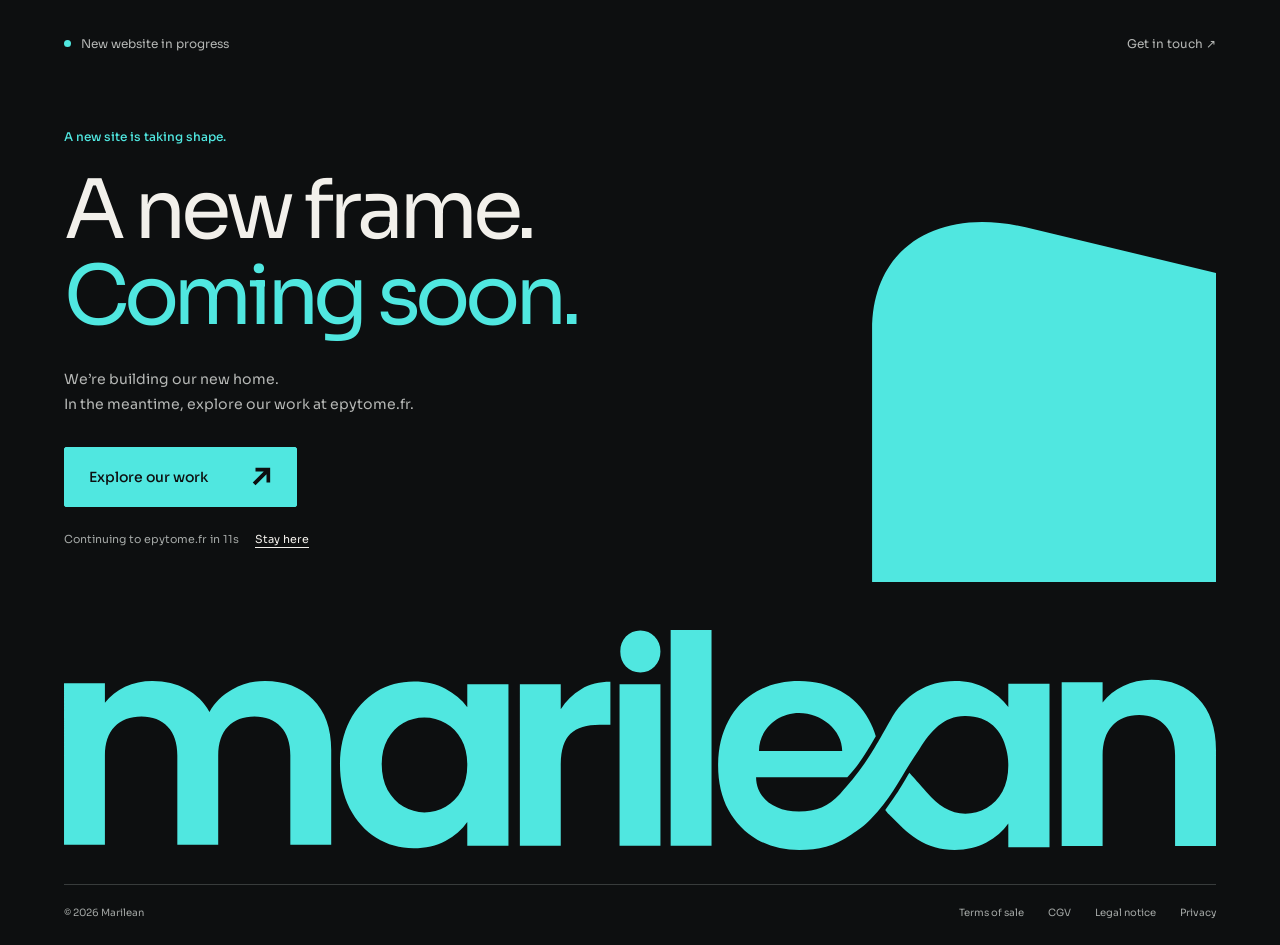
<file: index.html>
<!doctype html>
<html lang="en">
<head>
  <meta charset="utf-8">
  <meta name="viewport" content="width=device-width, initial-scale=1">
  <meta name="theme-color" content="#0D0F10">
  <title>Marilean | A new site is taking shape</title>
  <meta name="description" content="Our new website is taking shape. In the meantime, explore our work at epytome.fr.">
  <meta name="robots" content="noindex,follow">
  <link rel="canonical" href="https://marilean.fr/">
  <link rel="icon" href="/assets/favicon-noir.svg" type="image/svg+xml">
  <link rel="preload" href="/assets/Sora-Variable.ttf" as="font" type="font/ttf" crossorigin>
  <style>
    @font-face{font-family:Sora;src:url('/assets/Sora-Variable.ttf') format('truetype');font-weight:100 800;font-display:swap}
    :root{color-scheme:dark;--ink:#0D0F10;--mint:#50E7E0;--paper:#F2F0EB}
    *{box-sizing:border-box}html{background:var(--ink)}body{margin:0;color:var(--paper);font-family:Sora,Arial,sans-serif;-webkit-font-smoothing:antialiased}a{color:inherit}button{font:inherit}a:focus-visible,button:focus-visible{outline:2px solid var(--paper);outline-offset:7px}::selection{color:var(--ink);background:var(--mint)}
    .page{max-width:1920px;min-height:100svh;margin:auto;padding:36px 5vw 24px;display:flex;flex-direction:column;overflow:hidden}
    .top{display:flex;align-items:center;justify-content:space-between;gap:24px;font-size:12px;font-weight:400;color:#b5b7b5}.top a{text-decoration:none}.status{display:flex;align-items:center;gap:10px}.dot{width:7px;height:7px;border-radius:50%;background:var(--mint)}
    main{display:grid;grid-template-columns:1.45fr 1fr;gap:6vw;align-items:center;flex:1;padding:48px 0 48px}
    .eyebrow{margin:0 0 24px;color:var(--mint);font-size:12px;font-weight:500}
    h1{font-size:clamp(48px,6.4vw,108px);line-height:1.04;letter-spacing:-.065em;font-weight:400;margin:0 0 28px}h1 span{display:block;color:var(--mint)}
    .intro{font-size:clamp(14px,1.1vw,17px);line-height:1.8;color:#b5b7b5;max-width:430px;margin:0 0 30px}
    .cta{display:inline-flex;align-items:center;gap:42px;background:var(--mint);color:var(--ink);text-decoration:none;padding:18px 24px;font-size:14px;font-weight:500;border:1px solid var(--mint);border-radius:2px;transition:background .2s,color .2s}.cta svg{width:22px;height:22px;transition:transform .2s}.cta:hover{background:var(--paper);border-color:var(--paper)}.cta:hover svg{transform:translate(3px,-3px)}
    .redirect{display:flex;flex-wrap:wrap;align-items:center;gap:8px 16px;font-size:11px;color:#a3a7a5;margin-top:20px;min-height:24px}.redirect button{background:none;border:0;color:var(--paper);font-size:11px;cursor:pointer;text-underline-offset:4px;text-decoration:underline;padding:4px 0}.redirect[hidden]{display:none}
    .art{width:100%;aspect-ratio:1/1.1;overflow:hidden;align-self:stretch;display:flex;align-items:center}.art svg{width:100%;height:auto;overflow:visible}
    .signature{width:100%;height:auto;display:block;margin:0 0 34px}
    footer{border-top:1px solid #383c3c;padding-top:20px;display:flex;justify-content:space-between;align-items:center;gap:20px;font-size:10px;line-height:1.6;color:#a3a7a5}footer nav{display:flex;flex-wrap:wrap;gap:12px 24px}footer a{text-decoration:none}footer a:hover,.top a:hover{text-decoration:underline;text-underline-offset:4px}
    @keyframes arrive{from{opacity:0;transform:translate(60px,30px)}to{opacity:1;transform:translate(0,0)}}
    @media(min-width:1600px){main{padding-block:90px}.signature{margin-bottom:44px}}
    @media(max-width:700px){.page{padding:24px 6vw 20px}.top{font-size:10px;gap:16px}main{position:relative;display:block;padding:64px 0 52px}.copy{position:relative;z-index:1}h1{font-size:clamp(44px,10.5vw,70px);letter-spacing:-.06em}.intro{max-width:310px;font-size:13px}.eyebrow{font-size:11px;margin-bottom:20px}.art{display:none}.cta{padding:17px 21px;font-size:13px}.redirect{font-size:10px;gap:4px 12px}.redirect button{font-size:10px}.signature{margin:0 0 28px}footer{align-items:flex-start;flex-direction:column;gap:12px;font-size:9px}footer nav{gap:10px 20px}}
    @media(prefers-reduced-motion:reduce){*,*::before,*::after{animation:none!important;transition:none!important}}
  </style>
</head>
<body>
  <div class="page">
    <header class="top"><span class="status"><span class="dot" aria-hidden="true"></span>New website in progress</span><a href="mailto:contact@marilean.fr">Get in touch ↗</a></header>
    <main>
      <div class="copy">
        <p class="eyebrow">A new site is taking shape.</p>
        <h1>A new frame.<span>Coming soon.</span></h1>
        <p class="intro">We’re building our new home.<br>In the meantime, explore our work at epytome.fr.</p>
        <a class="cta" href="https://epytome.fr/">Explore our work<svg viewBox="0 0 24 24" fill="currentColor" aria-hidden="true"><path d="M3 18L15 6H6V2H22V18H18V9L6 21Z"/></svg></a>
        <div class="redirect" id="redirect" hidden><span id="countdown">Continuing to epytome.fr in 12s</span><button id="pause" type="button">Stay here</button></div>
        <noscript><p class="redirect">Visit epytome.fr using the link above.</p></noscript>
      </div>
      <div class="art" aria-hidden="true"><svg viewBox="0 0 600 650" fill="none"><path class="plane" d="M130 750V310C130 194 224 142 340 170L900 304V750Z" fill="#50E7E0"/></svg></div>
    </main>
    <img class="signature" src="/assets/wordmark-turquoise.svg" width="2153" height="412" alt="Marilean">
    <footer><span>© 2026 Marilean</span><nav aria-label="Legal"><a href="/gtc/">Terms of sale</a><a href="/cgv/" lang="fr">CGV</a><a href="/legal.html">Legal notice</a><a href="/privacy.html">Privacy</a></nav></footer>
  </div>
  <script>
    (() => {
      const panel = document.getElementById('redirect');
      const label = document.getElementById('countdown');
      const pause = document.getElementById('pause');
      let remaining = 12000;
      let paused = false;
      let previous = performance.now();
      panel.hidden = false;
      const timer = setInterval(() => {
        const now = performance.now();
        if (!document.hidden && !paused) remaining -= now - previous;
        previous = now;
        if (paused) return;
        label.textContent = `Continuing to epytome.fr in ${Math.max(0, Math.ceil(remaining / 1000))}s`;
        if (remaining <= 0) { clearInterval(timer); window.location.replace('https://epytome.fr/'); }
      }, 100);
      pause.addEventListener('click', () => {
        paused = true;
        clearInterval(timer);
        label.textContent = 'Automatic redirect paused.';
        pause.hidden = true;
      });
    })();
  </script>
</body>
</html>
</file>
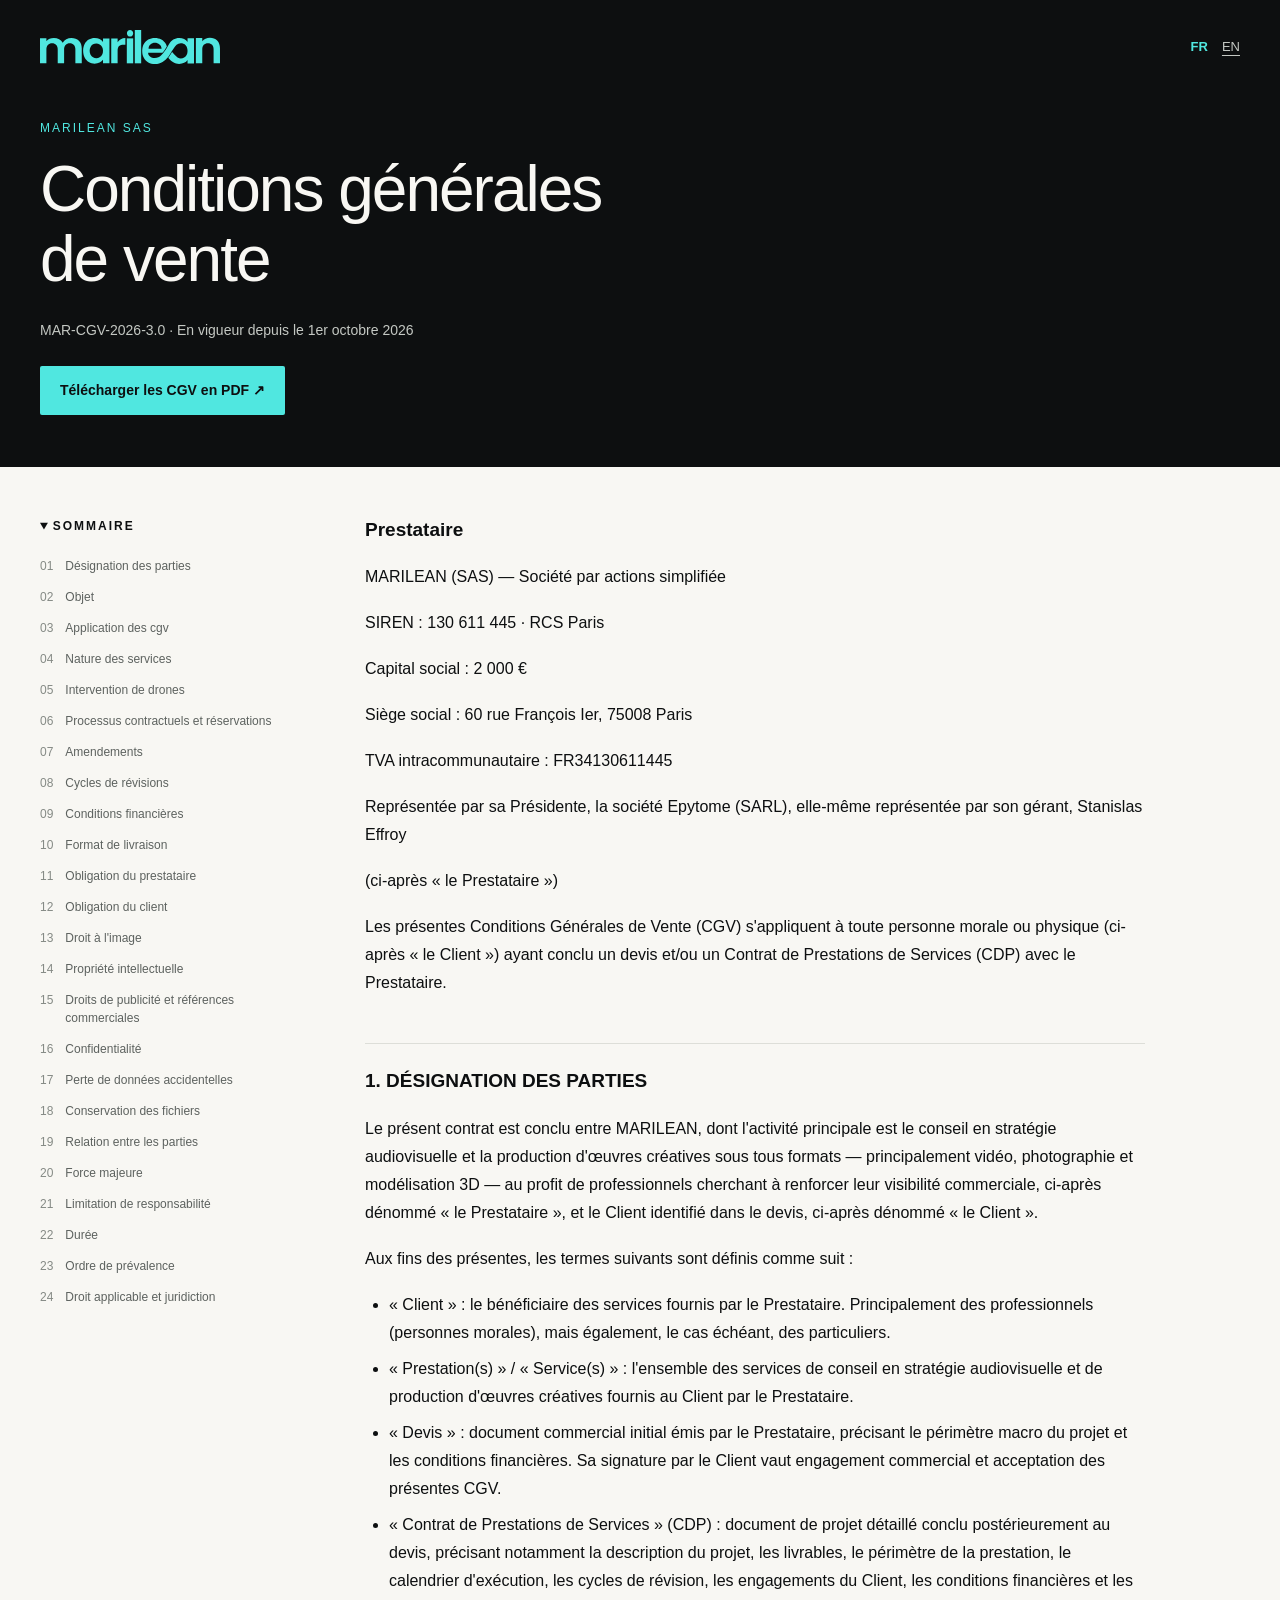
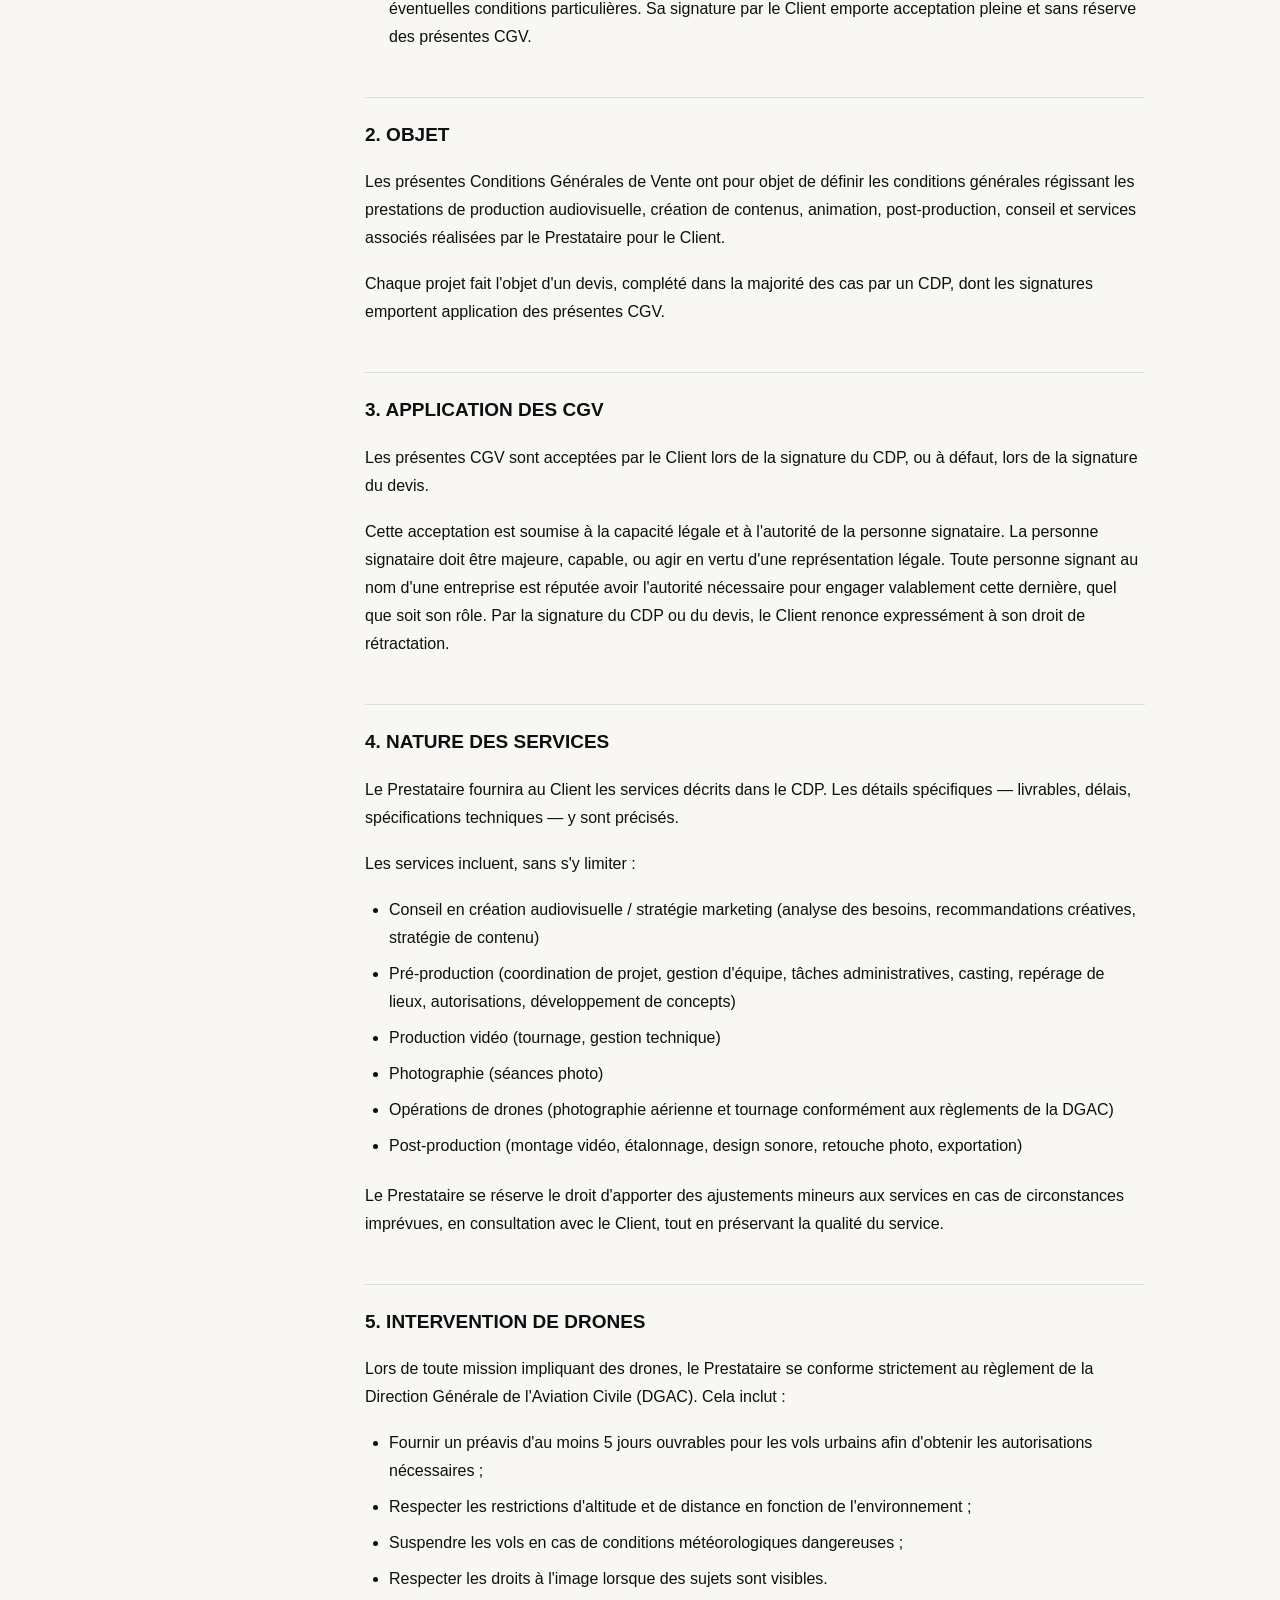
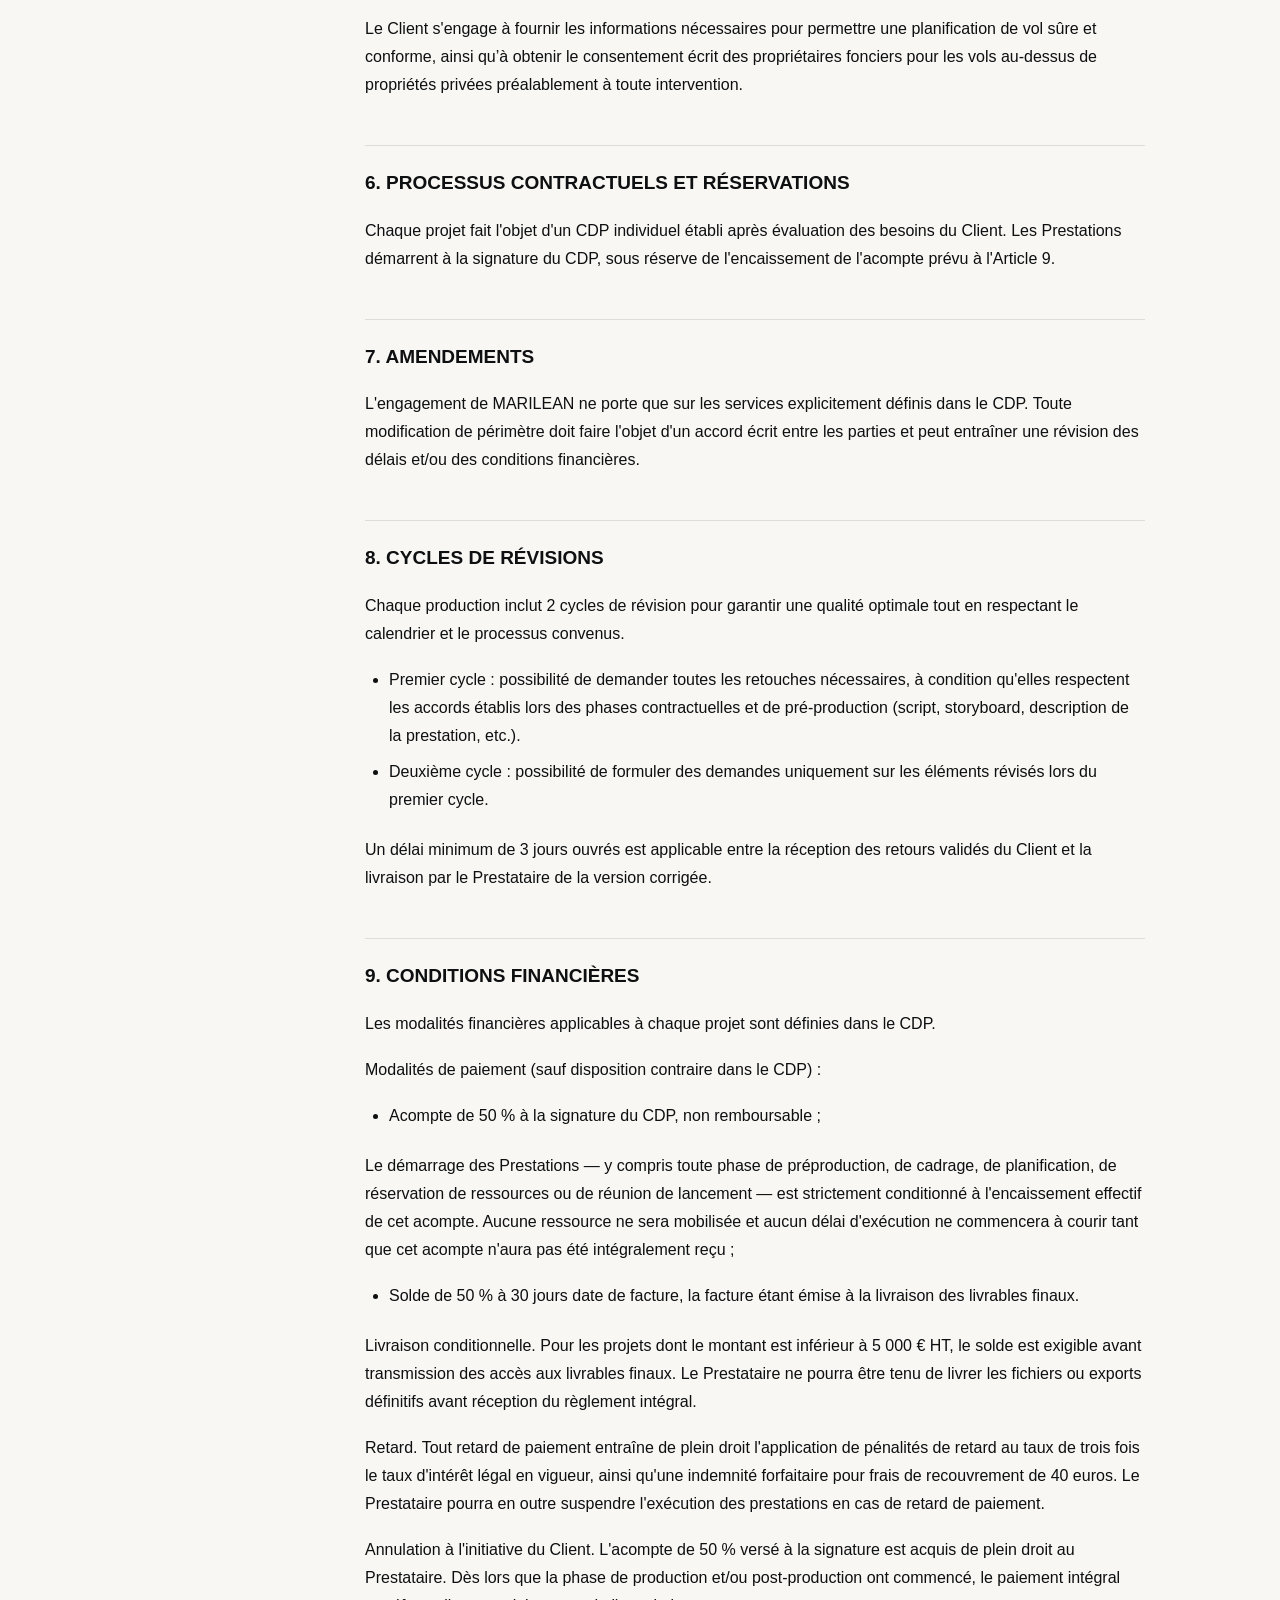
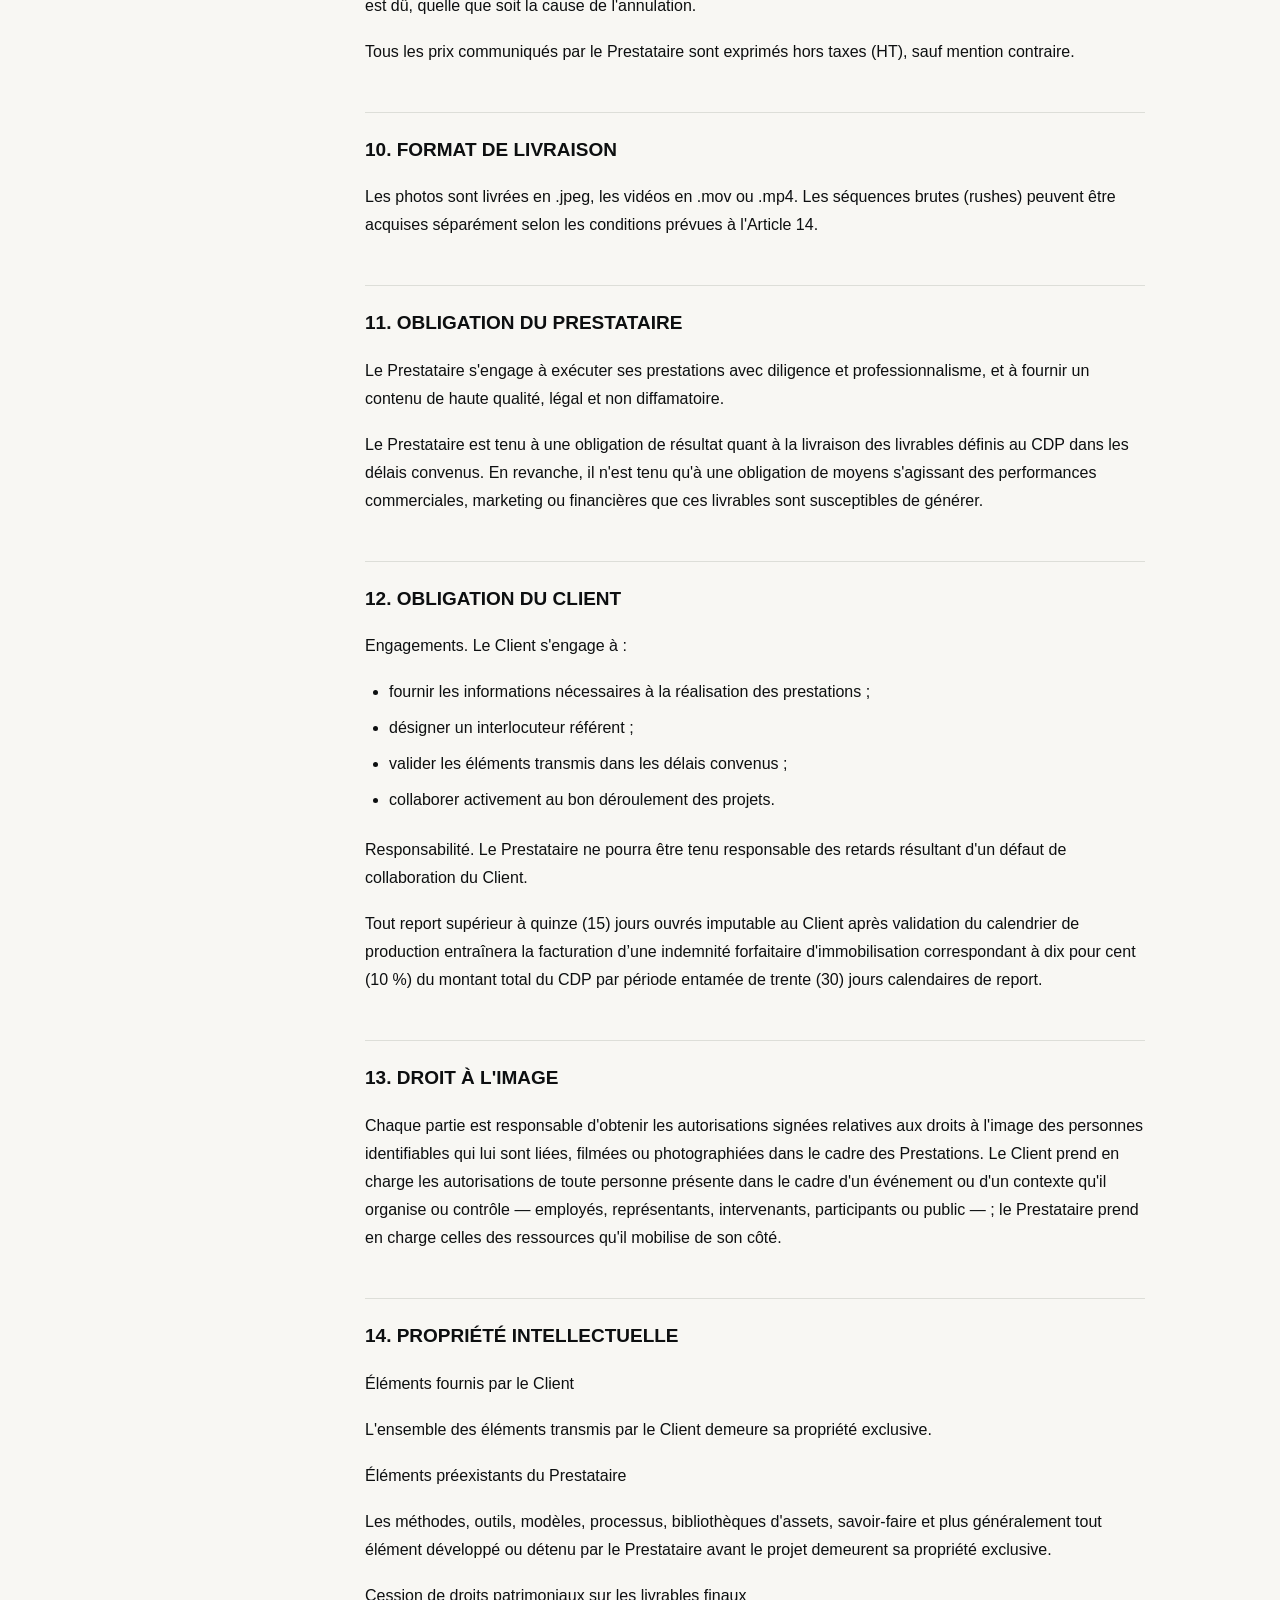
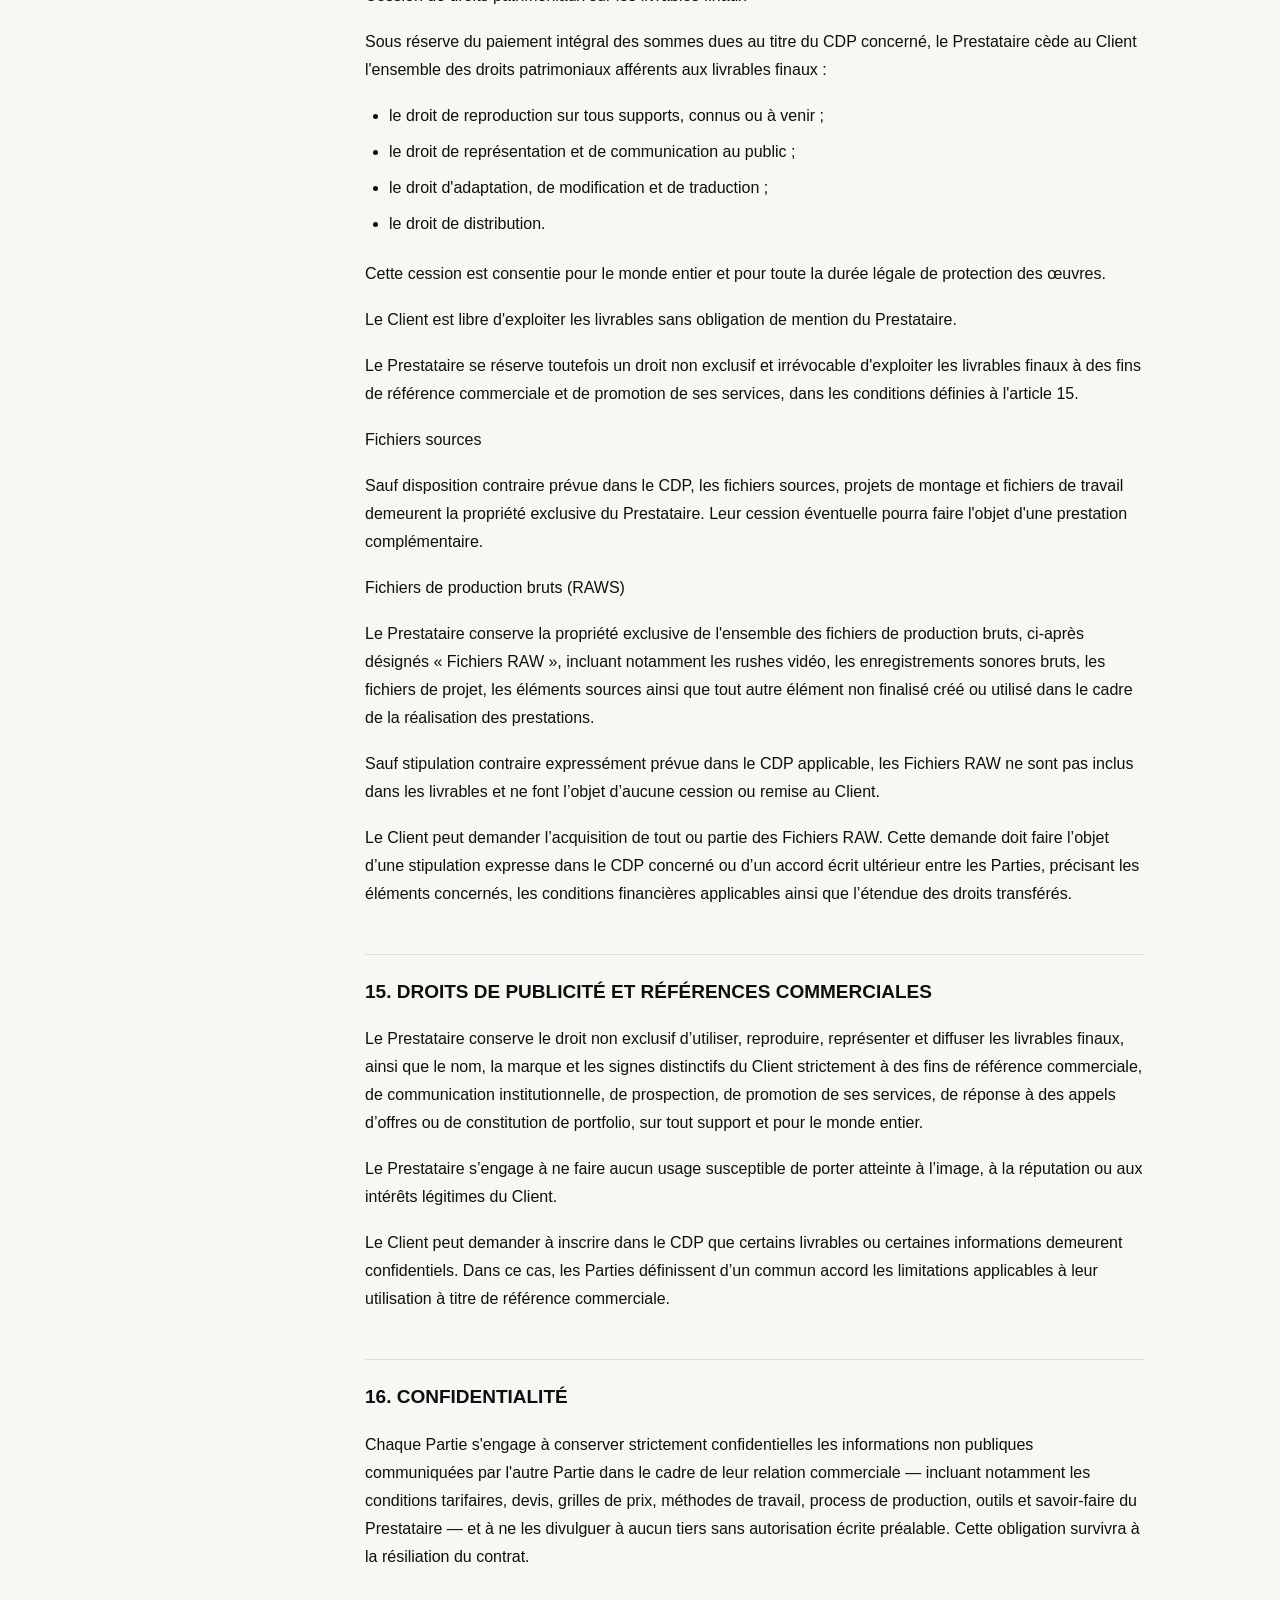
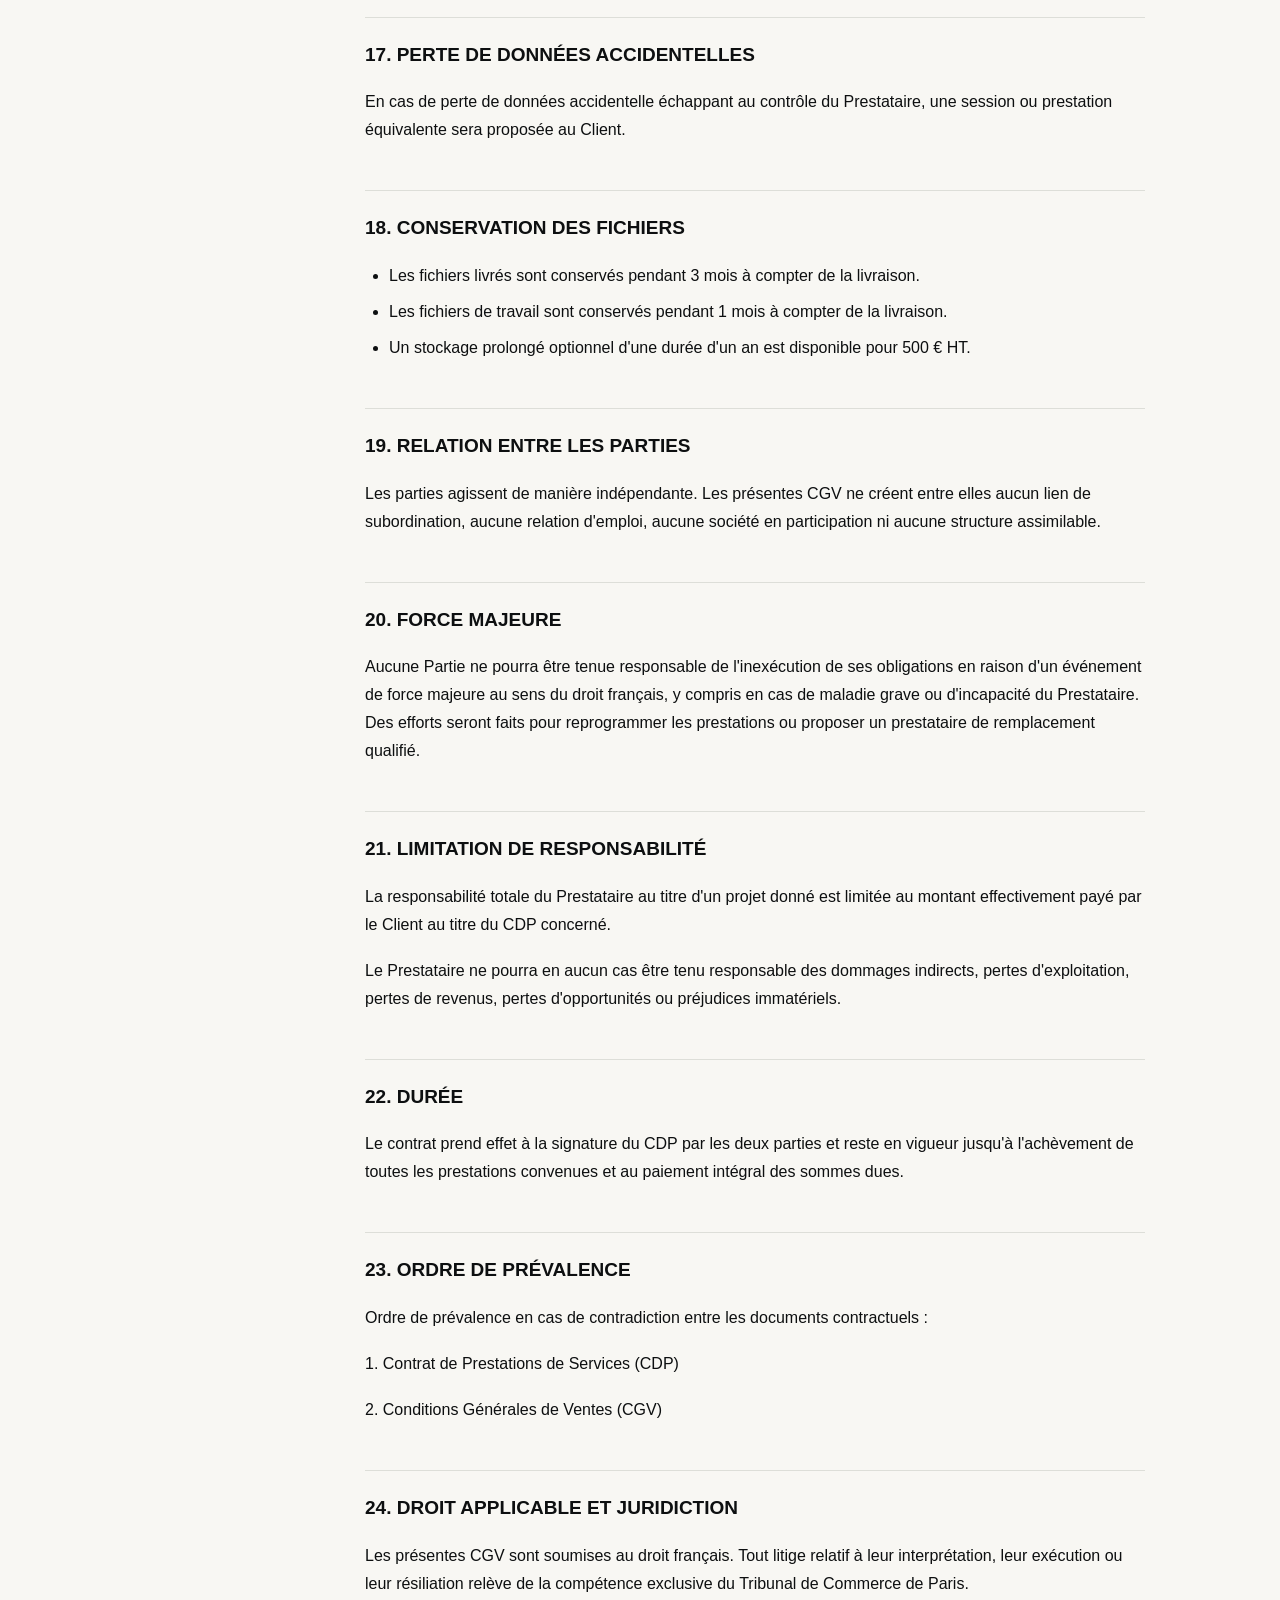
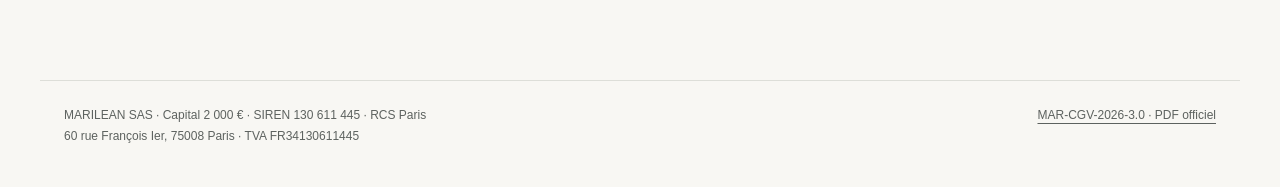
<file: cgv/index.html>
<!doctype html>
<html lang="fr"><head><meta charset="utf-8"><meta name="viewport" content="width=device-width,initial-scale=1">
<title>Conditions générales de vente | Marilean</title>
<meta name="description" content="Conditions générales de vente de MARILEAN SAS. Version MAR-CGV-2026-3.0. Consultation et téléchargement du PDF.">
<link rel="canonical" href="https://marilean.fr/cgv">
<link rel="icon" href="/assets/marilean-logo.svg" type="image/svg+xml">
<style>
:root{color-scheme:light;--ink:#0d0f10;--paper:#f8f7f3;--accent:#50e7e0;--muted:#5d625f;--line:#ddded8}*{box-sizing:border-box}html{scroll-behavior:smooth;scroll-padding-top:32px}body{margin:0;background:var(--paper);color:var(--ink);font-family:Arial,Helvetica,sans-serif;font-size:16px;line-height:1.75}a{color:inherit;text-underline-offset:4px}a:focus-visible,summary:focus-visible{outline:3px solid #168b85;outline-offset:5px}.skip{position:absolute;left:20px;top:-100px}.skip:focus{top:12px;background:white;padding:12px;z-index:5}header{background:var(--ink);color:var(--paper);padding:30px max(24px,calc((100vw - 1200px)/2)) 52px}.top{display:flex;align-items:center;justify-content:space-between;gap:24px}.wordmark{display:block;width:180px;text-decoration:none}.wordmark img{display:block;width:100%;height:auto}.top>span{font-size:12px;letter-spacing:2px;text-transform:uppercase;color:#c4c8c3}.eyebrow{margin:54px 0 16px;font-size:12px;letter-spacing:2px;text-transform:uppercase;color:var(--accent)}h1{font-size:clamp(34px,5vw,64px);font-weight:500;letter-spacing:-2px;line-height:1.08;margin:0;max-width:860px}.metadata{margin:24px 0;color:#c4c8c3;font-size:14px}.download{display:inline-flex;background:var(--accent);color:var(--ink);padding:12px 20px;text-decoration:none;border-radius:2px;font-size:14px;font-weight:600}.layout{max-width:1248px;margin:auto;padding:50px 24px 64px;display:grid;grid-template-columns:255px minmax(0,1fr);gap:70px}aside{align-self:start;position:sticky;top:24px;max-height:calc(100vh - 48px);overflow:auto;font-size:12px;line-height:1.5}summary{font-size:12px;text-transform:uppercase;letter-spacing:2px;font-weight:600;margin-bottom:22px;cursor:pointer}aside ol{list-style:none;margin:0;padding:0}aside li{margin:0 0 13px}aside a{display:flex;gap:12px;text-decoration:none;color:var(--muted)}aside a:hover{color:var(--ink);text-decoration:underline}aside span{font-variant-numeric:tabular-nums;color:#858a85}article{min-width:0;max-width:780px}article h2{font-size:19px;line-height:1.4;margin:46px 0 20px;padding-top:24px;border-top:1px solid var(--line);font-weight:600;scroll-margin-top:24px}article h2:first-child{margin-top:0;padding-top:0;border-top:0}article p{margin:0 0 18px;overflow-wrap:anywhere}article ul{padding-left:24px;margin:0 0 22px}article li{margin:8px 0}footer{border-top:1px solid var(--line);max-width:1200px;margin:auto;padding:24px 24px 40px;display:flex;justify-content:space-between;gap:24px;color:var(--muted);font-size:12px}footer a{white-space:nowrap}@media(max-width:850px){.layout{grid-template-columns:1fr;gap:32px;padding-top:32px}aside{position:static;max-height:none;border-bottom:1px solid var(--line);padding-bottom:8px}aside ol{columns:2;column-gap:24px}aside li{break-inside:avoid}.top>span{display:none}header{padding-top:22px}.eyebrow{margin-top:36px}footer{flex-direction:column}}@media(max-width:480px){aside ol{columns:1}h1{letter-spacing:-1px}.metadata{font-size:12px}}@media(prefers-reduced-motion:reduce){html{scroll-behavior:auto}}@media print{header{background:white;color:black;padding:0 0 20px}.wordmark{color:black}.eyebrow,.metadata{color:black}.download,aside,.skip,.top>span{display:none}.layout{display:block;padding:0}article{max-width:none}body{background:white;font-size:11pt}article h2{break-after:avoid}footer{padding:16px 0}}
.language-switch{display:flex;gap:14px;font-size:13px;white-space:nowrap}.language-switch a{color:#c4c8c3}.language-switch a[aria-current="page"]{color:var(--accent);font-weight:600;text-decoration:none}article h3{font-size:16px;margin:28px 0 14px}</style><link rel="alternate" hreflang="fr" href="https://marilean.fr/cgv"><link rel="alternate" hreflang="en" href="https://marilean.fr/gtc"></head><body><a class="skip" href="#conditions">Aller aux conditions générales</a>
<header><div class="top"><a href="/" class="wordmark" aria-label="Marilean"><img src="/assets/marilean-logo.svg" width="2153" height="412" alt="Marilean"></a><nav class="language-switch" aria-label="Language"><a href="/cgv/" lang="fr" hreflang="fr" aria-current="page">FR</a><a href="/gtc/" lang="en" hreflang="en">EN</a></nav></div><p class="eyebrow">MARILEAN SAS</p><h1>Conditions générales<br>de vente</h1><p class="metadata">MAR-CGV-2026-3.0 · En vigueur depuis le 1er octobre 2026</p><a class="download" href="/MAR-CGV-2026-3.0.pdf" download>Télécharger les CGV en PDF ↗</a></header>
<main class="layout"><aside aria-label="Sommaire"><details open><summary>Sommaire</summary><ol><li><a href="#article-1"><span>01</span>Désignation des parties</a></li><li><a href="#article-2"><span>02</span>Objet</a></li><li><a href="#article-3"><span>03</span>Application des cgv</a></li><li><a href="#article-4"><span>04</span>Nature des services</a></li><li><a href="#article-5"><span>05</span>Intervention de drones</a></li><li><a href="#article-6"><span>06</span>Processus contractuels et réservations</a></li><li><a href="#article-7"><span>07</span>Amendements</a></li><li><a href="#article-8"><span>08</span>Cycles de révisions</a></li><li><a href="#article-9"><span>09</span>Conditions financières</a></li><li><a href="#article-10"><span>10</span>Format de livraison</a></li><li><a href="#article-11"><span>11</span>Obligation du prestataire</a></li><li><a href="#article-12"><span>12</span>Obligation du client</a></li><li><a href="#article-13"><span>13</span>Droit à l&#x27;image</a></li><li><a href="#article-14"><span>14</span>Propriété intellectuelle</a></li><li><a href="#article-15"><span>15</span>Droits de publicité et références commerciales</a></li><li><a href="#article-16"><span>16</span>Confidentialité</a></li><li><a href="#article-17"><span>17</span>Perte de données accidentelles</a></li><li><a href="#article-18"><span>18</span>Conservation des fichiers</a></li><li><a href="#article-19"><span>19</span>Relation entre les parties</a></li><li><a href="#article-20"><span>20</span>Force majeure</a></li><li><a href="#article-21"><span>21</span>Limitation de responsabilité</a></li><li><a href="#article-22"><span>22</span>Durée</a></li><li><a href="#article-23"><span>23</span>Ordre de prévalence</a></li><li><a href="#article-24"><span>24</span>Droit applicable et juridiction</a></li></ol></details></aside><article id="conditions" aria-label="Conditions générales de vente"><h2 class="identity-heading">Prestataire</h2>
<p>MARILEAN (SAS) — Société par actions simplifiée</p>
<p>SIREN : 130 611 445 · RCS Paris</p>
<p>Capital social : 2 000 €</p>
<p>Siège social : 60 rue François Ier, 75008 Paris</p>
<p>TVA intracommunautaire : FR34130611445</p>
<p>Représentée par sa Présidente, la société Epytome (SARL), elle-même représentée par son gérant, Stanislas Effroy</p>
<p>(ci-après « le Prestataire »)</p>
<p>Les présentes Conditions Générales de Vente (CGV) s&#x27;appliquent à toute personne morale ou physique (ci-après « le Client ») ayant conclu un devis et/ou un Contrat de Prestations de Services (CDP) avec le Prestataire.</p>
<h2 id="article-1">1. DÉSIGNATION DES PARTIES</h2>
<p>Le présent contrat est conclu entre MARILEAN, dont l&#x27;activité principale est le conseil en stratégie audiovisuelle et la production d&#x27;œuvres créatives sous tous formats — principalement vidéo, photographie et modélisation 3D — au profit de professionnels cherchant à renforcer leur visibilité commerciale, ci-après dénommé « le Prestataire », et le Client identifié dans le devis, ci-après dénommé « le Client ».</p>
<p>Aux fins des présentes, les termes suivants sont définis comme suit :</p>
<ul>
<li>« Client » : le bénéficiaire des services fournis par le Prestataire. Principalement des professionnels (personnes morales), mais également, le cas échéant, des particuliers.</li>
<li>« Prestation(s) » / « Service(s) » : l&#x27;ensemble des services de conseil en stratégie audiovisuelle et de production d&#x27;œuvres créatives fournis au Client par le Prestataire.</li>
<li>« Devis » : document commercial initial émis par le Prestataire, précisant le périmètre macro du projet et les conditions financières. Sa signature par le Client vaut engagement commercial et acceptation des présentes CGV.</li>
<li>« Contrat de Prestations de Services » (CDP) : document de projet détaillé conclu postérieurement au devis, précisant notamment la description du projet, les livrables, le périmètre de la prestation, le calendrier d&#x27;exécution, les cycles de révision, les engagements du Client, les conditions financières et les éventuelles conditions particulières. Sa signature par le Client emporte acceptation pleine et sans réserve des présentes CGV.</li>
</ul>
<h2 id="article-2">2. OBJET</h2>
<p>Les présentes Conditions Générales de Vente ont pour objet de définir les conditions générales régissant les prestations de production audiovisuelle, création de contenus, animation, post-production, conseil et services associés réalisées par le Prestataire pour le Client.</p>
<p>Chaque projet fait l&#x27;objet d&#x27;un devis, complété dans la majorité des cas par un CDP, dont les signatures emportent application des présentes CGV.</p>
<h2 id="article-3">3. APPLICATION DES CGV</h2>
<p>Les présentes CGV sont acceptées par le Client lors de la signature du CDP, ou à défaut, lors de la signature du devis.</p>
<p>Cette acceptation est soumise à la capacité légale et à l&#x27;autorité de la personne signataire. La personne signataire doit être majeure, capable, ou agir en vertu d&#x27;une représentation légale. Toute personne signant au nom d&#x27;une entreprise est réputée avoir l&#x27;autorité nécessaire pour engager valablement cette dernière, quel que soit son rôle. Par la signature du CDP ou du devis, le Client renonce expressément à son droit de rétractation.</p>
<h2 id="article-4">4. NATURE DES SERVICES</h2>
<p>Le Prestataire fournira au Client les services décrits dans le CDP. Les détails spécifiques — livrables, délais, spécifications techniques — y sont précisés.</p>
<p>Les services incluent, sans s&#x27;y limiter :</p>
<ul>
<li>Conseil en création audiovisuelle / stratégie marketing (analyse des besoins, recommandations créatives, stratégie de contenu)</li>
<li>Pré-production (coordination de projet, gestion d&#x27;équipe, tâches administratives, casting, repérage de lieux, autorisations, développement de concepts)</li>
<li>Production vidéo (tournage, gestion technique)</li>
<li>Photographie (séances photo)</li>
<li>Opérations de drones (photographie aérienne et tournage conformément aux règlements de la DGAC)</li>
<li>Post-production (montage vidéo, étalonnage, design sonore, retouche photo, exportation)</li>
</ul>
<p>Le Prestataire se réserve le droit d&#x27;apporter des ajustements mineurs aux services en cas de circonstances imprévues, en consultation avec le Client, tout en préservant la qualité du service.</p>
<h2 id="article-5">5. INTERVENTION DE DRONES</h2>
<p>Lors de toute mission impliquant des drones, le Prestataire se conforme strictement au règlement de la Direction Générale de l&#x27;Aviation Civile (DGAC). Cela inclut :</p>
<ul>
<li>Fournir un préavis d&#x27;au moins 5 jours ouvrables pour les vols urbains afin d&#x27;obtenir les autorisations nécessaires ;</li>
<li>Respecter les restrictions d&#x27;altitude et de distance en fonction de l&#x27;environnement ;</li>
<li>Suspendre les vols en cas de conditions météorologiques dangereuses ;</li>
<li>Respecter les droits à l&#x27;image lorsque des sujets sont visibles.</li>
</ul>
<p>Le Client s&#x27;engage à fournir les informations nécessaires pour permettre une planification de vol sûre et conforme, ainsi qu’à obtenir le consentement écrit des propriétaires fonciers pour les vols au-dessus de propriétés privées préalablement à toute intervention.</p>
<h2 id="article-6">6. PROCESSUS CONTRACTUELS ET RÉSERVATIONS</h2>
<p>Chaque projet fait l&#x27;objet d&#x27;un CDP individuel établi après évaluation des besoins du Client. Les Prestations démarrent à la signature du CDP, sous réserve de l&#x27;encaissement de l&#x27;acompte prévu à l&#x27;Article 9.</p>
<h2 id="article-7">7. AMENDEMENTS</h2>
<p>L&#x27;engagement de MARILEAN ne porte que sur les services explicitement définis dans le CDP. Toute modification de périmètre doit faire l&#x27;objet d&#x27;un accord écrit entre les parties et peut entraîner une révision des délais et/ou des conditions financières.</p>
<h2 id="article-8">8. CYCLES DE RÉVISIONS</h2>
<p>Chaque production inclut 2 cycles de révision pour garantir une qualité optimale tout en respectant le calendrier et le processus convenus.</p>
<ul>
<li>Premier cycle : possibilité de demander toutes les retouches nécessaires, à condition qu&#x27;elles respectent les accords établis lors des phases contractuelles et de pré-production (script, storyboard, description de la prestation, etc.).</li>
<li>Deuxième cycle : possibilité de formuler des demandes uniquement sur les éléments révisés lors du premier cycle.</li>
</ul>
<p>Un délai minimum de 3 jours ouvrés est applicable entre la réception des retours validés du Client et la livraison par le Prestataire de la version corrigée.</p>
<h2 id="article-9">9. CONDITIONS FINANCIÈRES</h2>
<p>Les modalités financières applicables à chaque projet sont définies dans le CDP.</p>
<p>Modalités de paiement (sauf disposition contraire dans le CDP) :</p>
<ul>
<li>Acompte de 50 % à la signature du CDP, non remboursable ;</li>
</ul>
<p>Le démarrage des Prestations — y compris toute phase de préproduction, de cadrage, de planification, de réservation de ressources ou de réunion de lancement — est strictement conditionné à l&#x27;encaissement effectif de cet acompte. Aucune ressource ne sera mobilisée et aucun délai d&#x27;exécution ne commencera à courir tant que cet acompte n&#x27;aura pas été intégralement reçu ;</p>
<ul>
<li>Solde de 50 % à 30 jours date de facture, la facture étant émise à la livraison des livrables finaux.</li>
</ul>
<p>Livraison conditionnelle. Pour les projets dont le montant est inférieur à 5 000 € HT, le solde est exigible avant transmission des accès aux livrables finaux. Le Prestataire ne pourra être tenu de livrer les fichiers ou exports définitifs avant réception du règlement intégral.</p>
<p>Retard. Tout retard de paiement entraîne de plein droit l&#x27;application de pénalités de retard au taux de trois fois le taux d&#x27;intérêt légal en vigueur, ainsi qu&#x27;une indemnité forfaitaire pour frais de recouvrement de 40 euros. Le Prestataire pourra en outre suspendre l&#x27;exécution des prestations en cas de retard de paiement.</p>
<p>Annulation à l&#x27;initiative du Client. L&#x27;acompte de 50 % versé à la signature est acquis de plein droit au Prestataire. Dès lors que la phase de production et/ou post-production ont commencé, le paiement intégral est dû, quelle que soit la cause de l&#x27;annulation.</p>
<p>Tous les prix communiqués par le Prestataire sont exprimés hors taxes (HT), sauf mention contraire.</p>
<h2 id="article-10">10. FORMAT DE LIVRAISON</h2>
<p>Les photos sont livrées en .jpeg, les vidéos en .mov ou .mp4. Les séquences brutes (rushes) peuvent être acquises séparément selon les conditions prévues à l&#x27;Article 14.</p>
<h2 id="article-11">11. OBLIGATION DU PRESTATAIRE</h2>
<p>Le Prestataire s&#x27;engage à exécuter ses prestations avec diligence et professionnalisme, et à fournir un contenu de haute qualité, légal et non diffamatoire.</p>
<p>Le Prestataire est tenu à une obligation de résultat quant à la livraison des livrables définis au CDP dans les délais convenus. En revanche, il n&#x27;est tenu qu&#x27;à une obligation de moyens s&#x27;agissant des performances commerciales, marketing ou financières que ces livrables sont susceptibles de générer.</p>
<h2 id="article-12">12. OBLIGATION DU CLIENT</h2>
<p>Engagements. Le Client s&#x27;engage à :</p>
<ul>
<li>fournir les informations nécessaires à la réalisation des prestations ;</li>
<li>désigner un interlocuteur référent ;</li>
<li>valider les éléments transmis dans les délais convenus ;</li>
<li>collaborer activement au bon déroulement des projets.</li>
</ul>
<p>Responsabilité. Le Prestataire ne pourra être tenu responsable des retards résultant d&#x27;un défaut de collaboration du Client.</p>
<p>Tout report supérieur à quinze (15) jours ouvrés imputable au Client après validation du calendrier de production entraînera la facturation d’une indemnité forfaitaire d&#x27;immobilisation correspondant à dix pour cent (10 %) du montant total du CDP par période entamée de trente (30) jours calendaires de report.</p>
<h2 id="article-13">13. DROIT À L&#x27;IMAGE</h2>
<p>Chaque partie est responsable d&#x27;obtenir les autorisations signées relatives aux droits à l&#x27;image des personnes identifiables qui lui sont liées, filmées ou photographiées dans le cadre des Prestations. Le Client prend en charge les autorisations de toute personne présente dans le cadre d&#x27;un événement ou d&#x27;un contexte qu&#x27;il organise ou contrôle — employés, représentants, intervenants, participants ou public — ; le Prestataire prend en charge celles des ressources qu&#x27;il mobilise de son côté.</p>
<h2 id="article-14">14. PROPRIÉTÉ INTELLECTUELLE</h2>
<p>Éléments fournis par le Client</p>
<p>L&#x27;ensemble des éléments transmis par le Client demeure sa propriété exclusive.</p>
<p>Éléments préexistants du Prestataire</p>
<p>Les méthodes, outils, modèles, processus, bibliothèques d&#x27;assets, savoir-faire et plus généralement tout élément développé ou détenu par le Prestataire avant le projet demeurent sa propriété exclusive.</p>
<p>Cession de droits patrimoniaux sur les livrables finaux</p>
<p>Sous réserve du paiement intégral des sommes dues au titre du CDP concerné, le Prestataire cède au Client l&#x27;ensemble des droits patrimoniaux afférents aux livrables finaux :</p>
<ul>
<li>le droit de reproduction sur tous supports, connus ou à venir ;</li>
<li>le droit de représentation et de communication au public ;</li>
<li>le droit d&#x27;adaptation, de modification et de traduction ;</li>
<li>le droit de distribution.</li>
</ul>
<p>Cette cession est consentie pour le monde entier et pour toute la durée légale de protection des œuvres.</p>
<p>Le Client est libre d&#x27;exploiter les livrables sans obligation de mention du Prestataire.</p>
<p>Le Prestataire se réserve toutefois un droit non exclusif et irrévocable d&#x27;exploiter les livrables finaux à des fins de référence commerciale et de promotion de ses services, dans les conditions définies à l&#x27;article 15.</p>
<p>Fichiers sources</p>
<p>Sauf disposition contraire prévue dans le CDP, les fichiers sources, projets de montage et fichiers de travail demeurent la propriété exclusive du Prestataire. Leur cession éventuelle pourra faire l&#x27;objet d&#x27;une prestation complémentaire.</p>
<p>Fichiers de production bruts (RAWS)</p>
<p>Le Prestataire conserve la propriété exclusive de l&#x27;ensemble des fichiers de production bruts, ci-après désignés « Fichiers RAW », incluant notamment les rushes vidéo, les enregistrements sonores bruts, les fichiers de projet, les éléments sources ainsi que tout autre élément non finalisé créé ou utilisé dans le cadre de la réalisation des prestations.</p>
<p>Sauf stipulation contraire expressément prévue dans le CDP applicable, les Fichiers RAW ne sont pas inclus dans les livrables et ne font l’objet d’aucune cession ou remise au Client.</p>
<p>Le Client peut demander l’acquisition de tout ou partie des Fichiers RAW. Cette demande doit faire l’objet d’une stipulation expresse dans le CDP concerné ou d’un accord écrit ultérieur entre les Parties, précisant les éléments concernés, les conditions financières applicables ainsi que l’étendue des droits transférés.</p>
<h2 id="article-15">15. DROITS DE PUBLICITÉ ET RÉFÉRENCES COMMERCIALES</h2>
<p>Le Prestataire conserve le droit non exclusif d’utiliser, reproduire, représenter et diffuser les livrables finaux, ainsi que le nom, la marque et les signes distinctifs du Client strictement à des fins de référence commerciale, de communication institutionnelle, de prospection, de promotion de ses services, de réponse à des appels d’offres ou de constitution de portfolio, sur tout support et pour le monde entier.</p>
<p>Le Prestataire s’engage à ne faire aucun usage susceptible de porter atteinte à l’image, à la réputation ou aux intérêts légitimes du Client.</p>
<p>Le Client peut demander à inscrire dans le CDP que certains livrables ou certaines informations demeurent confidentiels. Dans ce cas, les Parties définissent d’un commun accord les limitations applicables à leur utilisation à titre de référence commerciale.</p>
<h2 id="article-16">16. CONFIDENTIALITÉ</h2>
<p>Chaque Partie s&#x27;engage à conserver strictement confidentielles les informations non publiques communiquées par l&#x27;autre Partie dans le cadre de leur relation commerciale — incluant notamment les conditions tarifaires, devis, grilles de prix, méthodes de travail, process de production, outils et savoir-faire du Prestataire — et à ne les divulguer à aucun tiers sans autorisation écrite préalable. Cette obligation survivra à la résiliation du contrat.</p>
<h2 id="article-17">17. PERTE DE DONNÉES ACCIDENTELLES</h2>
<p>En cas de perte de données accidentelle échappant au contrôle du Prestataire, une session ou prestation équivalente sera proposée au Client.</p>
<h2 id="article-18">18. CONSERVATION DES FICHIERS</h2>
<ul>
<li>Les fichiers livrés sont conservés pendant 3 mois à compter de la livraison.</li>
<li>Les fichiers de travail sont conservés pendant 1 mois à compter de la livraison.</li>
<li>Un stockage prolongé optionnel d&#x27;une durée d&#x27;un an est disponible pour 500 € HT.</li>
</ul>
<h2 id="article-19">19. RELATION ENTRE LES PARTIES</h2>
<p>Les parties agissent de manière indépendante. Les présentes CGV ne créent entre elles aucun lien de subordination, aucune relation d&#x27;emploi, aucune société en participation ni aucune structure assimilable.</p>
<h2 id="article-20">20. FORCE MAJEURE</h2>
<p>Aucune Partie ne pourra être tenue responsable de l&#x27;inexécution de ses obligations en raison d&#x27;un événement de force majeure au sens du droit français, y compris en cas de maladie grave ou d&#x27;incapacité du Prestataire. Des efforts seront faits pour reprogrammer les prestations ou proposer un prestataire de remplacement qualifié.</p>
<h2 id="article-21">21. LIMITATION DE RESPONSABILITÉ</h2>
<p>La responsabilité totale du Prestataire au titre d&#x27;un projet donné est limitée au montant effectivement payé par le Client au titre du CDP concerné.</p>
<p>Le Prestataire ne pourra en aucun cas être tenu responsable des dommages indirects, pertes d&#x27;exploitation, pertes de revenus, pertes d&#x27;opportunités ou préjudices immatériels.</p>
<h2 id="article-22">22. DURÉE</h2>
<p>Le contrat prend effet à la signature du CDP par les deux parties et reste en vigueur jusqu&#x27;à l&#x27;achèvement de toutes les prestations convenues et au paiement intégral des sommes dues.</p>
<h2 id="article-23">23. ORDRE DE PRÉVALENCE</h2>
<p>Ordre de prévalence en cas de contradiction entre les documents contractuels :</p>
<p>1. Contrat de Prestations de Services (CDP)</p>
<p>2. Conditions Générales de Ventes (CGV)</p>
<h2 id="article-24">24. DROIT APPLICABLE ET JURIDICTION</h2>
<p>Les présentes CGV sont soumises au droit français. Tout litige relatif à leur interprétation, leur exécution ou leur résiliation relève de la compétence exclusive du Tribunal de Commerce de Paris.</p></article></main>
<footer><span>MARILEAN SAS · Capital 2 000 € · SIREN 130 611 445 · RCS Paris<br>60 rue François Ier, 75008 Paris · TVA FR34130611445</span><a href="/MAR-CGV-2026-3.0.pdf">MAR-CGV-2026-3.0 · PDF officiel</a></footer></body></html>
</file>
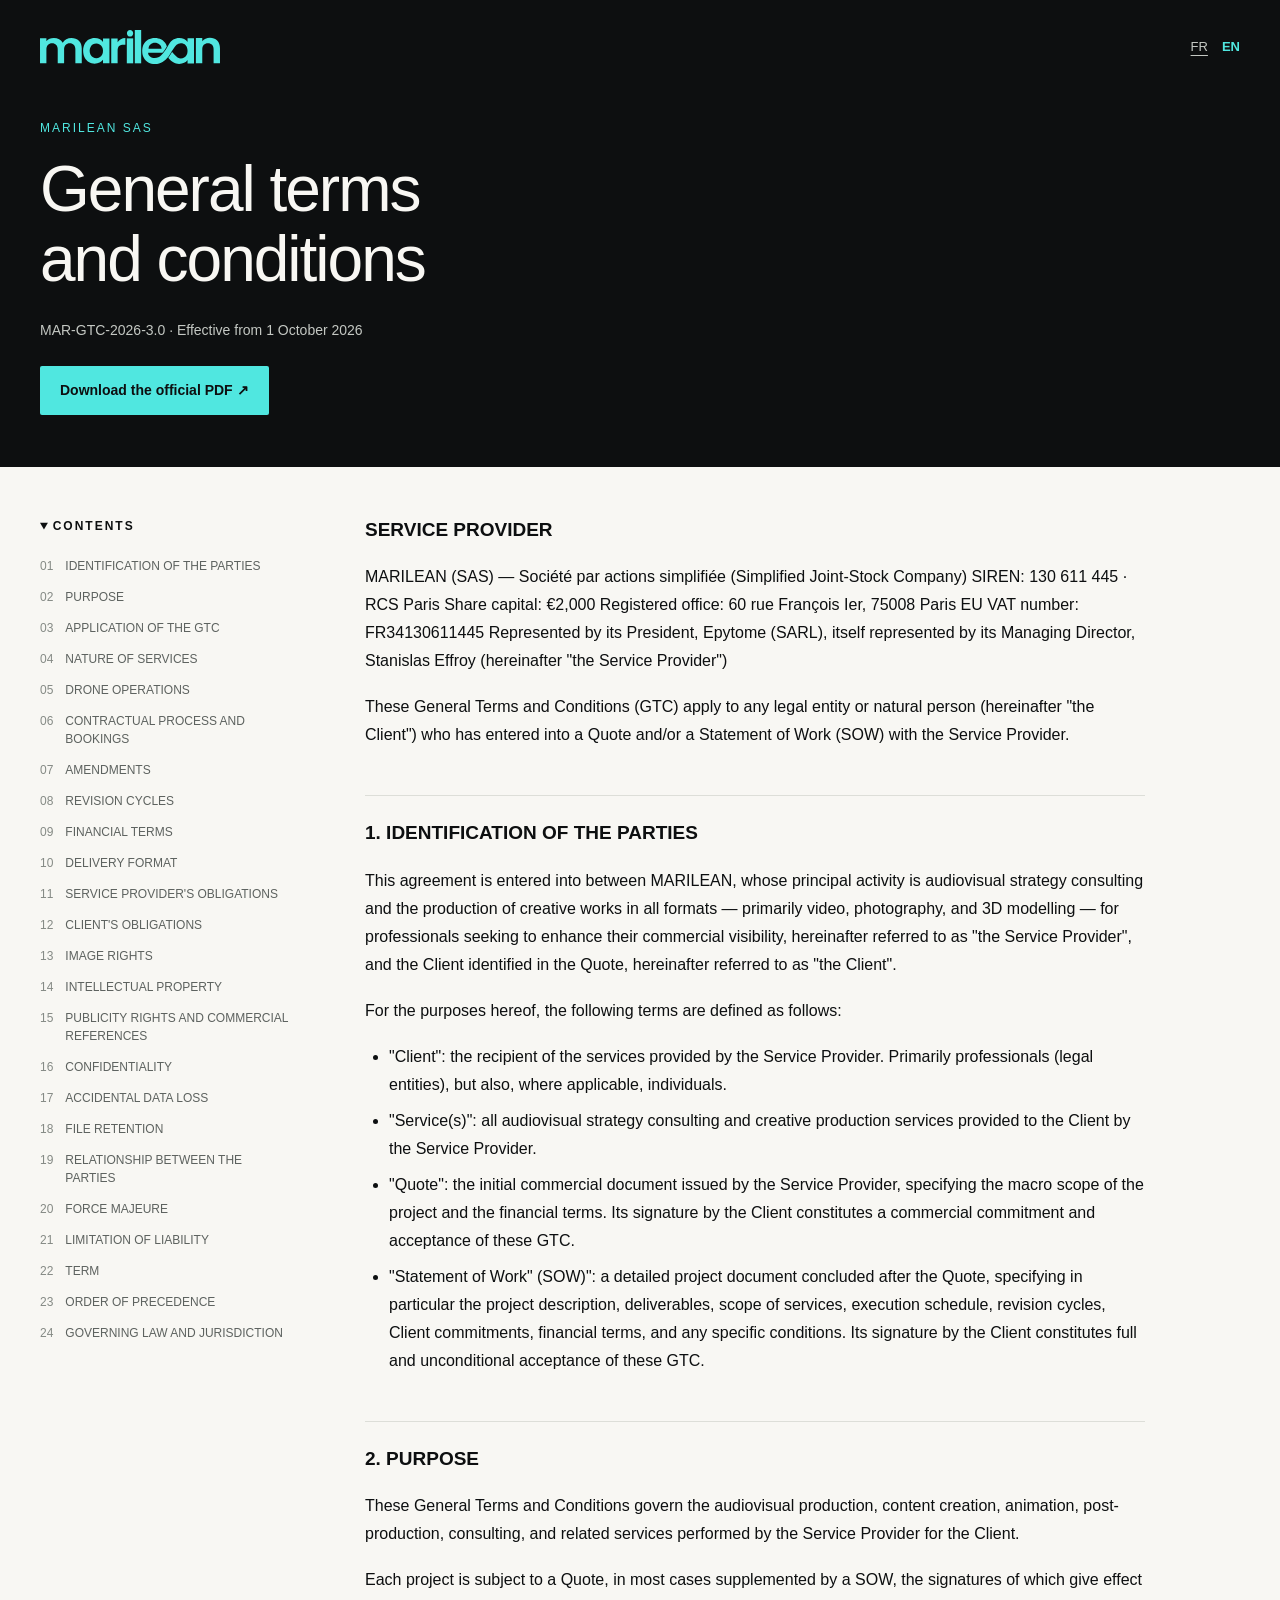
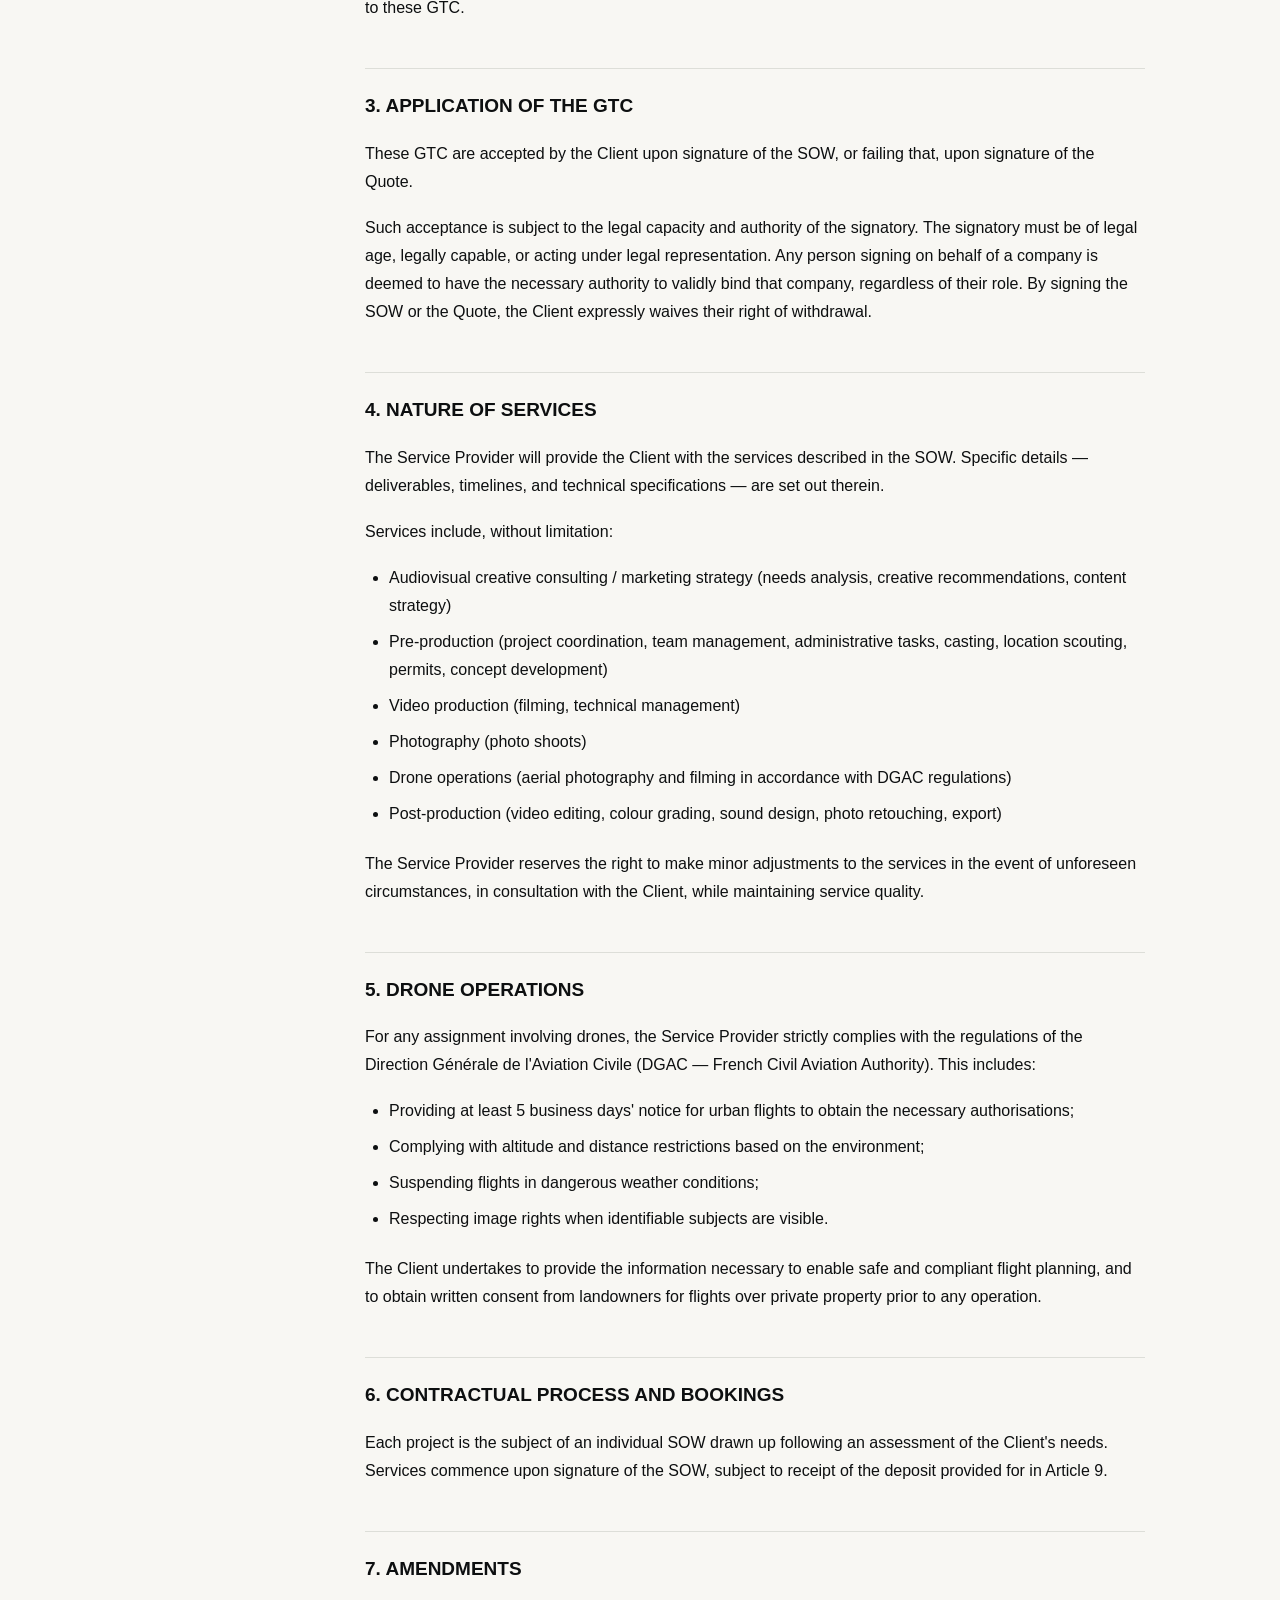
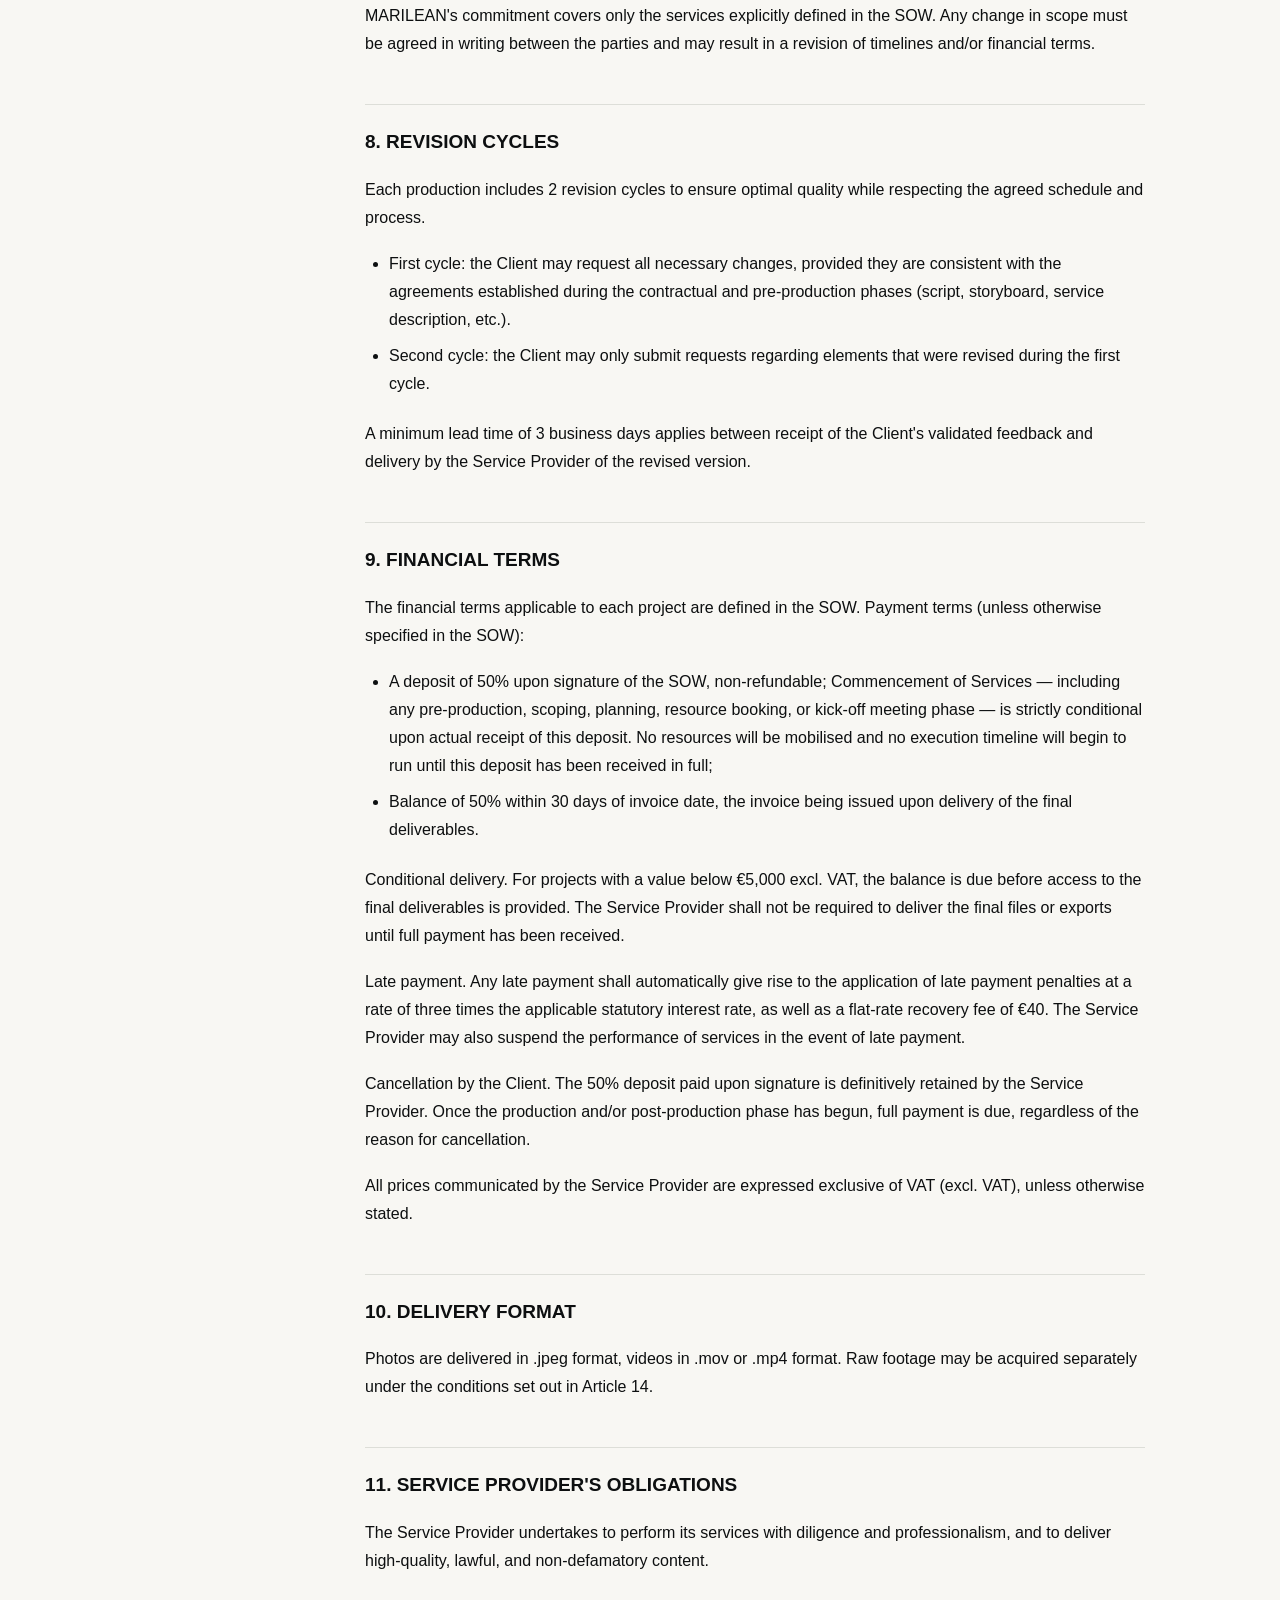
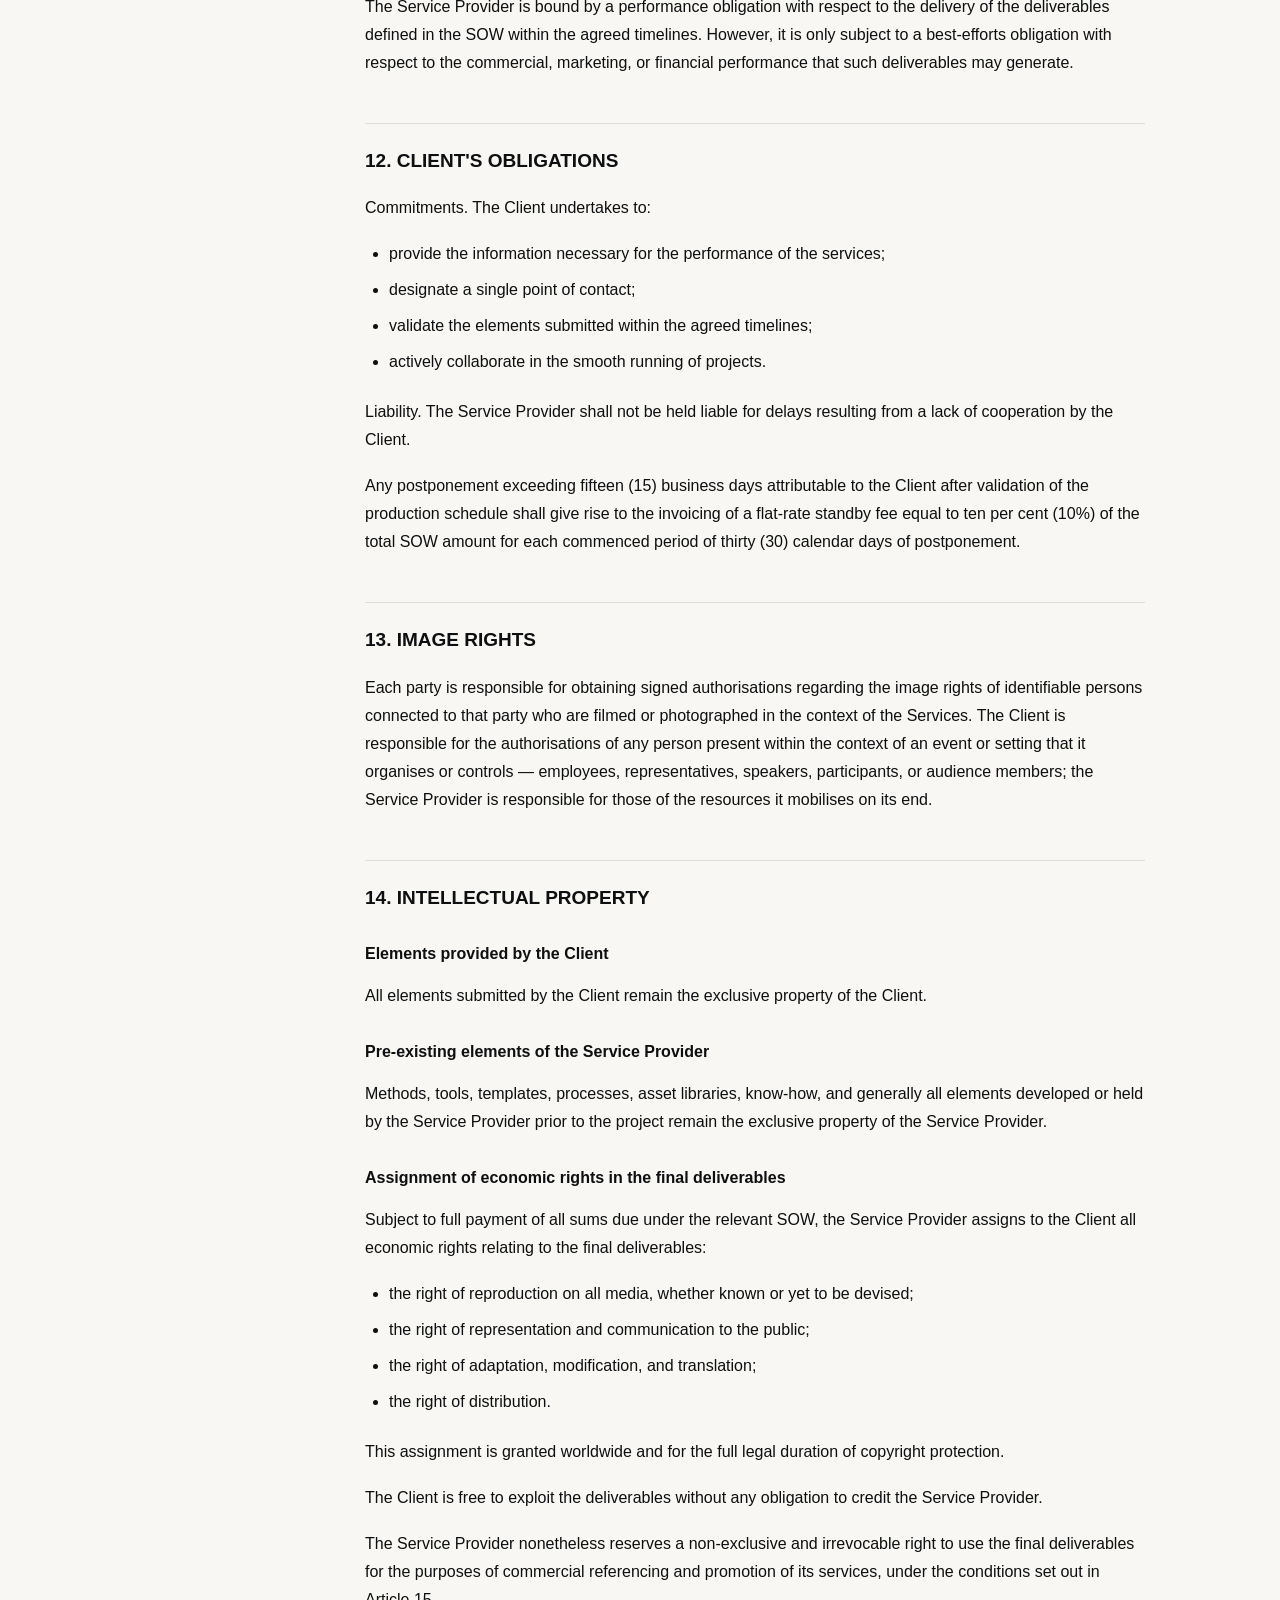
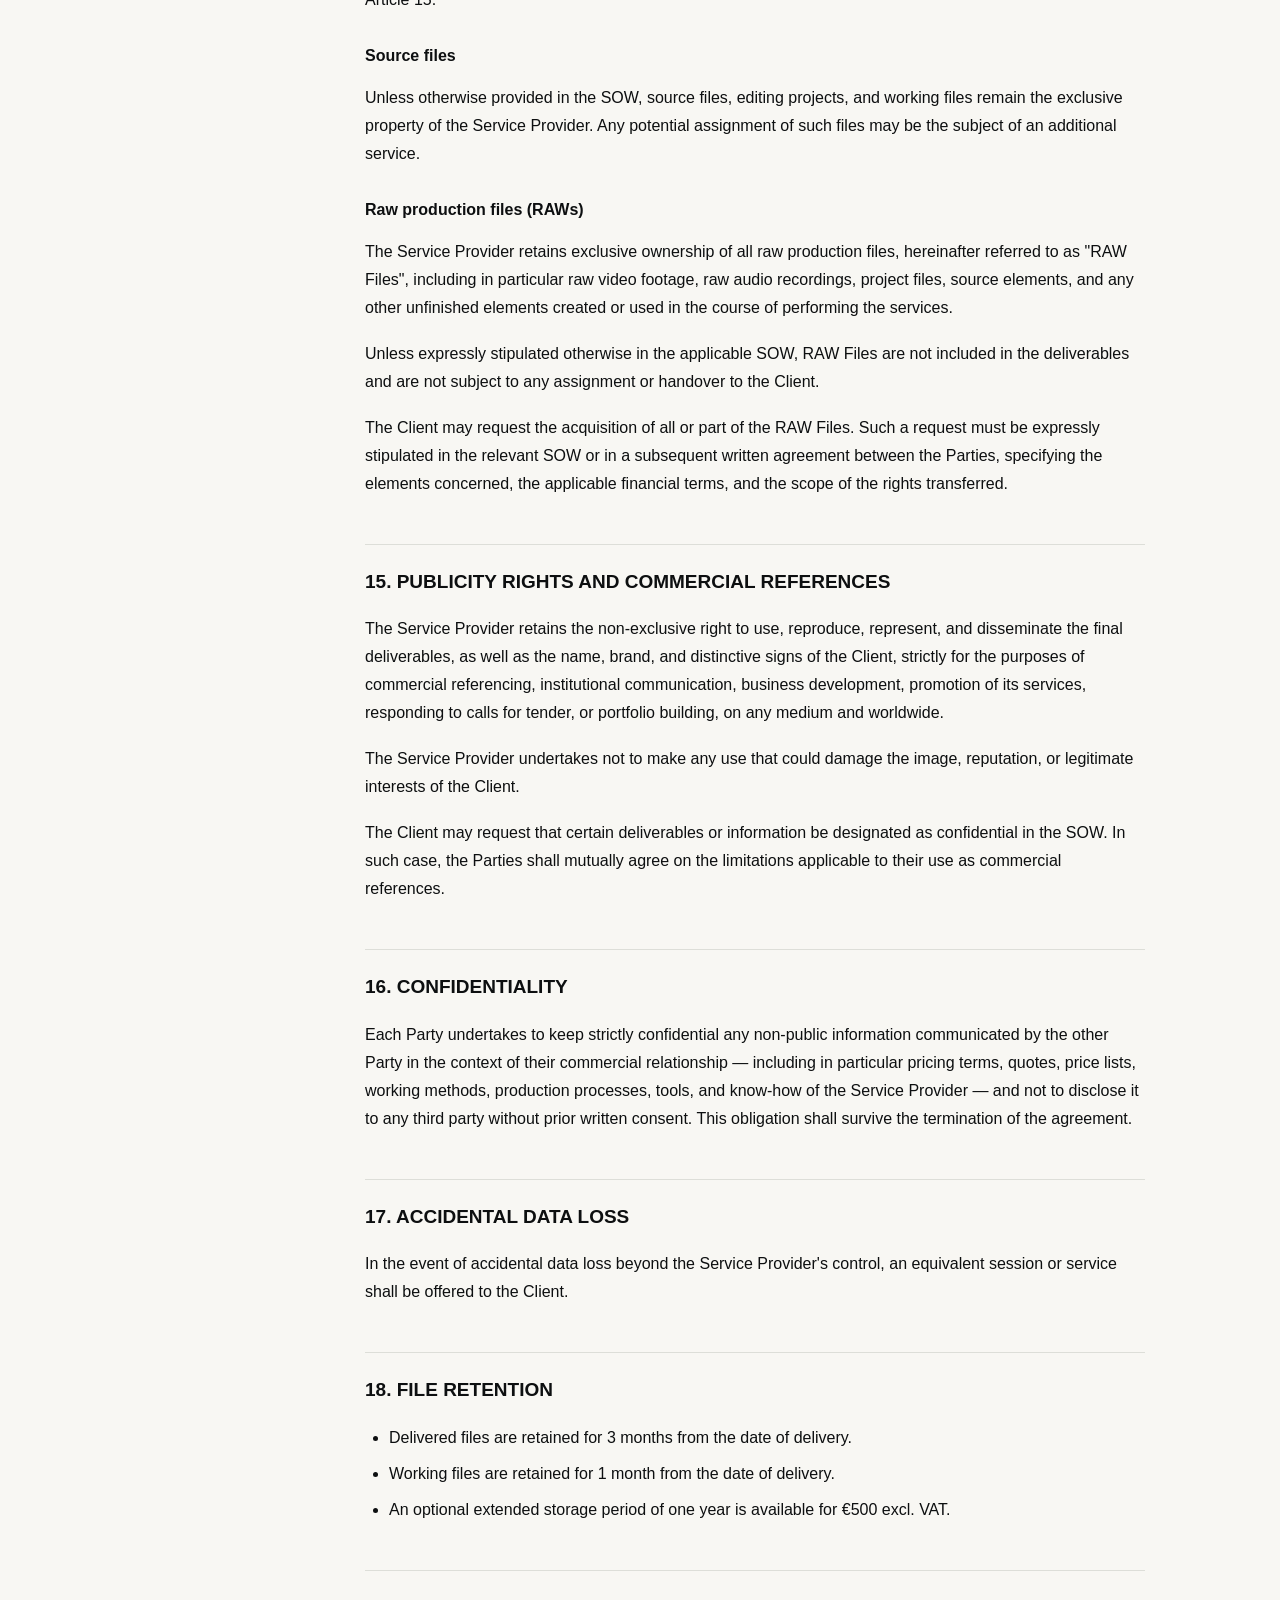
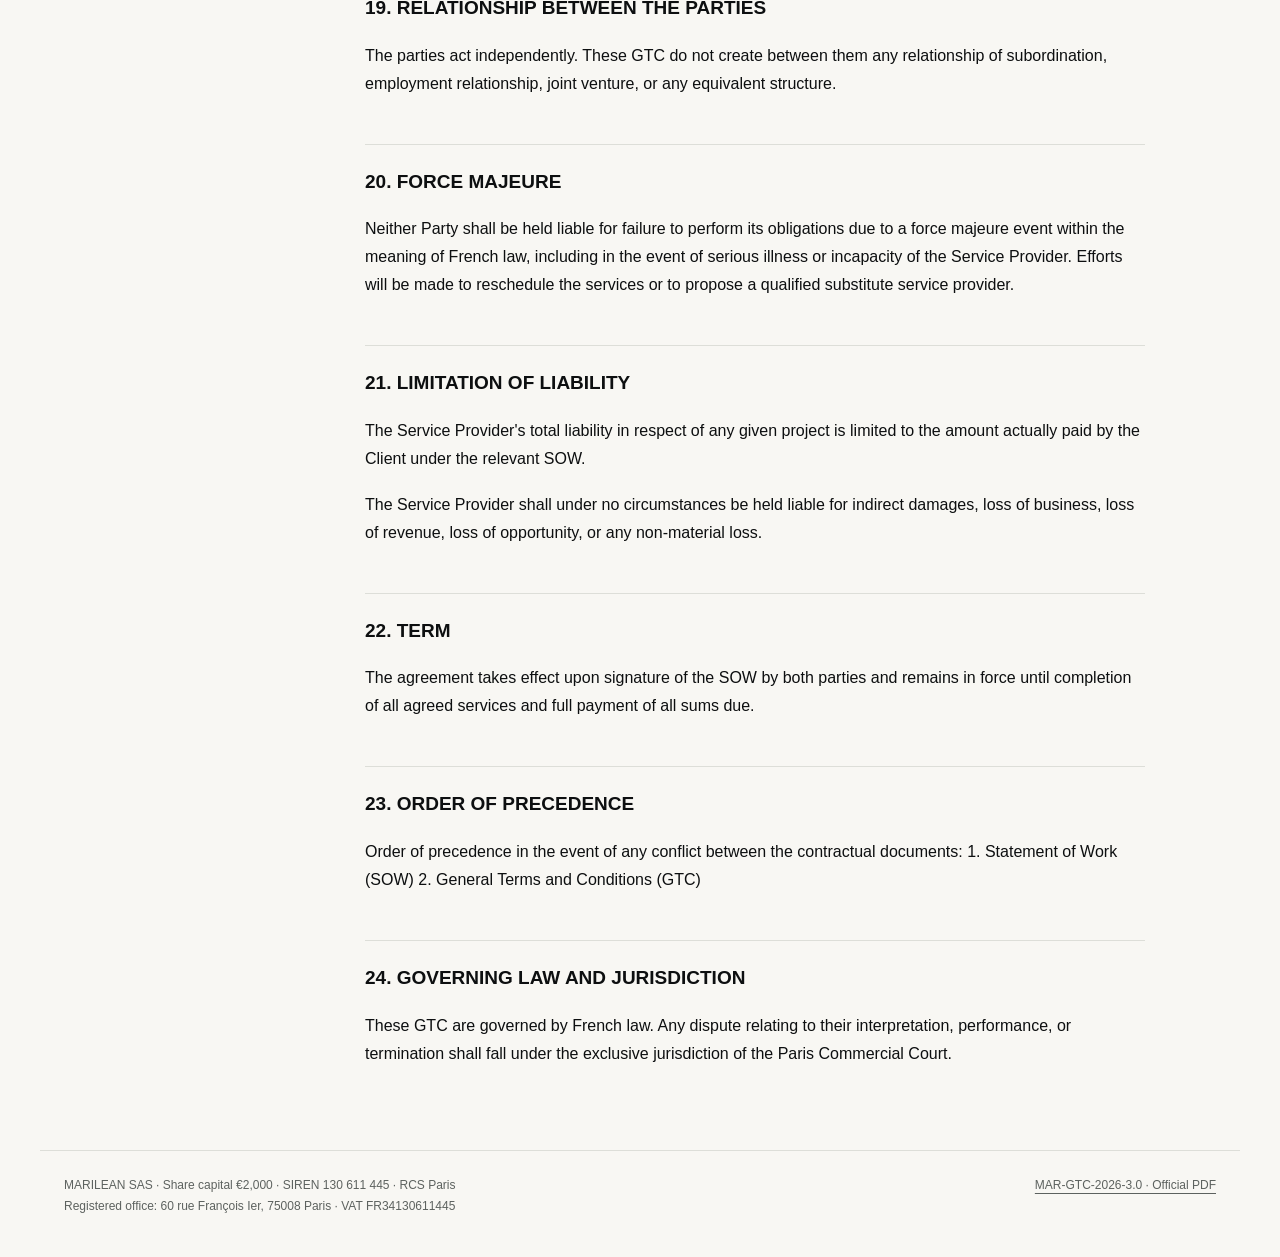
<file: gtc/index.html>
<!doctype html>
<html lang="en"><head><meta charset="utf-8"><meta name="viewport" content="width=device-width,initial-scale=1">
<title>General terms and conditions | Marilean</title>
<meta name="description" content="General terms and conditions of MARILEAN SAS. Version MAR-GTC-2026-3.0. Read online and download the official PDF.">
<link rel="canonical" href="https://marilean.fr/gtc">
<link rel="icon" href="/assets/marilean-logo.svg" type="image/svg+xml">
<style>
:root{color-scheme:light;--ink:#0d0f10;--paper:#f8f7f3;--accent:#50e7e0;--muted:#5d625f;--line:#ddded8}*{box-sizing:border-box}html{scroll-behavior:smooth;scroll-padding-top:32px}body{margin:0;background:var(--paper);color:var(--ink);font-family:Arial,Helvetica,sans-serif;font-size:16px;line-height:1.75}a{color:inherit;text-underline-offset:4px}a:focus-visible,summary:focus-visible{outline:3px solid #168b85;outline-offset:5px}.skip{position:absolute;left:20px;top:-100px}.skip:focus{top:12px;background:white;padding:12px;z-index:5}header{background:var(--ink);color:var(--paper);padding:30px max(24px,calc((100vw - 1200px)/2)) 52px}.top{display:flex;align-items:center;justify-content:space-between;gap:24px}.wordmark{display:block;width:180px;text-decoration:none}.wordmark img{display:block;width:100%;height:auto}.top>span{font-size:12px;letter-spacing:2px;text-transform:uppercase;color:#c4c8c3}.eyebrow{margin:54px 0 16px;font-size:12px;letter-spacing:2px;text-transform:uppercase;color:var(--accent)}h1{font-size:clamp(34px,5vw,64px);font-weight:500;letter-spacing:-2px;line-height:1.08;margin:0;max-width:860px}.metadata{margin:24px 0;color:#c4c8c3;font-size:14px}.download{display:inline-flex;background:var(--accent);color:var(--ink);padding:12px 20px;text-decoration:none;border-radius:2px;font-size:14px;font-weight:600}.layout{max-width:1248px;margin:auto;padding:50px 24px 64px;display:grid;grid-template-columns:255px minmax(0,1fr);gap:70px}aside{align-self:start;position:sticky;top:24px;max-height:calc(100vh - 48px);overflow:auto;font-size:12px;line-height:1.5}summary{font-size:12px;text-transform:uppercase;letter-spacing:2px;font-weight:600;margin-bottom:22px;cursor:pointer}aside ol{list-style:none;margin:0;padding:0}aside li{margin:0 0 13px}aside a{display:flex;gap:12px;text-decoration:none;color:var(--muted)}aside a:hover{color:var(--ink);text-decoration:underline}aside span{font-variant-numeric:tabular-nums;color:#858a85}article{min-width:0;max-width:780px}article h2{font-size:19px;line-height:1.4;margin:46px 0 20px;padding-top:24px;border-top:1px solid var(--line);font-weight:600;scroll-margin-top:24px}article h2:first-child{margin-top:0;padding-top:0;border-top:0}article p{margin:0 0 18px;overflow-wrap:anywhere}article ul{padding-left:24px;margin:0 0 22px}article li{margin:8px 0}footer{border-top:1px solid var(--line);max-width:1200px;margin:auto;padding:24px 24px 40px;display:flex;justify-content:space-between;gap:24px;color:var(--muted);font-size:12px}footer a{white-space:nowrap}@media(max-width:850px){.layout{grid-template-columns:1fr;gap:32px;padding-top:32px}aside{position:static;max-height:none;border-bottom:1px solid var(--line);padding-bottom:8px}aside ol{columns:2;column-gap:24px}aside li{break-inside:avoid}.top>span{display:none}header{padding-top:22px}.eyebrow{margin-top:36px}footer{flex-direction:column}}@media(max-width:480px){aside ol{columns:1}h1{letter-spacing:-1px}.metadata{font-size:12px}}@media(prefers-reduced-motion:reduce){html{scroll-behavior:auto}}@media print{header{background:white;color:black;padding:0 0 20px}.wordmark{color:black}.eyebrow,.metadata{color:black}.download,aside,.skip,.top>span{display:none}.layout{display:block;padding:0}article{max-width:none}body{background:white;font-size:11pt}article h2{break-after:avoid}footer{padding:16px 0}}
.language-switch{display:flex;gap:14px;font-size:13px;white-space:nowrap}.language-switch a{color:#c4c8c3}.language-switch a[aria-current="page"]{color:var(--accent);font-weight:600;text-decoration:none}article h3{font-size:16px;margin:28px 0 14px}</style><link rel="alternate" hreflang="fr" href="https://marilean.fr/cgv"><link rel="alternate" hreflang="en" href="https://marilean.fr/gtc"></head><body><a class="skip" href="#conditions">Skip to the terms</a>
<header><div class="top"><a href="/" class="wordmark" aria-label="Marilean"><img src="/assets/marilean-logo.svg" width="2153" height="412" alt="Marilean"></a><nav class="language-switch" aria-label="Language"><a href="/cgv/" lang="fr" hreflang="fr">FR</a><a href="/gtc/" lang="en" hreflang="en" aria-current="page">EN</a></nav></div><p class="eyebrow">MARILEAN SAS</p><h1>General terms<br>and conditions</h1><p class="metadata">MAR-GTC-2026-3.0 · Effective from 1 October 2026</p><a class="download" href="/MAR-GTC-2026-3.0.pdf" download>Download the official PDF ↗</a></header>
<main class="layout"><aside aria-label="Contents"><details open><summary>Contents</summary><ol><li><a href="#article-1"><span>01</span>IDENTIFICATION OF THE PARTIES</a></li><li><a href="#article-2"><span>02</span>PURPOSE</a></li><li><a href="#article-3"><span>03</span>APPLICATION OF THE GTC</a></li><li><a href="#article-4"><span>04</span>NATURE OF SERVICES</a></li><li><a href="#article-5"><span>05</span>DRONE OPERATIONS</a></li><li><a href="#article-6"><span>06</span>CONTRACTUAL PROCESS AND BOOKINGS</a></li><li><a href="#article-7"><span>07</span>AMENDMENTS</a></li><li><a href="#article-8"><span>08</span>REVISION CYCLES</a></li><li><a href="#article-9"><span>09</span>FINANCIAL TERMS</a></li><li><a href="#article-10"><span>10</span>DELIVERY FORMAT</a></li><li><a href="#article-11"><span>11</span>SERVICE PROVIDER&#x27;S OBLIGATIONS</a></li><li><a href="#article-12"><span>12</span>CLIENT&#x27;S OBLIGATIONS</a></li><li><a href="#article-13"><span>13</span>IMAGE RIGHTS</a></li><li><a href="#article-14"><span>14</span>INTELLECTUAL PROPERTY</a></li><li><a href="#article-15"><span>15</span>PUBLICITY RIGHTS AND COMMERCIAL REFERENCES</a></li><li><a href="#article-16"><span>16</span>CONFIDENTIALITY</a></li><li><a href="#article-17"><span>17</span>ACCIDENTAL DATA LOSS</a></li><li><a href="#article-18"><span>18</span>FILE RETENTION</a></li><li><a href="#article-19"><span>19</span>RELATIONSHIP BETWEEN THE PARTIES</a></li><li><a href="#article-20"><span>20</span>FORCE MAJEURE</a></li><li><a href="#article-21"><span>21</span>LIMITATION OF LIABILITY</a></li><li><a href="#article-22"><span>22</span>TERM</a></li><li><a href="#article-23"><span>23</span>ORDER OF PRECEDENCE</a></li><li><a href="#article-24"><span>24</span>GOVERNING LAW AND JURISDICTION</a></li></ol></details></aside><article id="conditions" aria-label="General terms and conditions"><h2>SERVICE PROVIDER</h2>
<p>MARILEAN (SAS) — Société par actions simplifiée (Simplified Joint-Stock Company) SIREN: 130 611 445 · RCS Paris Share capital: €2,000 Registered office: 60 rue François Ier, 75008 Paris EU VAT number: FR34130611445 Represented by its President, Epytome (SARL), itself represented by its Managing Director, Stanislas Effroy (hereinafter &quot;the Service Provider&quot;)</p>
<p>These General Terms and Conditions (GTC) apply to any legal entity or natural person (hereinafter &quot;the Client&quot;) who has entered into a Quote and/or a Statement of Work (SOW) with the Service Provider.</p>
<h2 id="article-1">1. IDENTIFICATION OF THE PARTIES</h2>
<p>This agreement is entered into between MARILEAN, whose principal activity is audiovisual strategy consulting and the production of creative works in all formats — primarily video, photography, and 3D modelling — for professionals seeking to enhance their commercial visibility, hereinafter referred to as &quot;the Service Provider&quot;, and the Client identified in the Quote, hereinafter referred to as &quot;the Client&quot;.</p>
<p>For the purposes hereof, the following terms are defined as follows:</p>
<ul>
<li>&quot;Client&quot;: the recipient of the services provided by the Service Provider. Primarily professionals (legal entities), but also, where applicable, individuals.</li>
<li>&quot;Service(s)&quot;: all audiovisual strategy consulting and creative production services provided to the Client by the Service Provider.</li>
<li>&quot;Quote&quot;: the initial commercial document issued by the Service Provider, specifying the macro scope of the project and the financial terms. Its signature by the Client constitutes a commercial commitment and acceptance of these GTC.</li>
<li>&quot;Statement of Work&quot; (SOW)&quot;: a detailed project document concluded after the Quote, specifying in particular the project description, deliverables, scope of services, execution schedule, revision cycles, Client commitments, financial terms, and any specific conditions. Its signature by the Client constitutes full and unconditional acceptance of these GTC.</li>
</ul>
<h2 id="article-2">2. PURPOSE</h2>
<p>These General Terms and Conditions govern the audiovisual production, content creation, animation, post-production, consulting, and related services performed by the Service Provider for the Client.</p>
<p>Each project is subject to a Quote, in most cases supplemented by a SOW, the signatures of which give effect to these GTC.</p>
<h2 id="article-3">3. APPLICATION OF THE GTC</h2>
<p>These GTC are accepted by the Client upon signature of the SOW, or failing that, upon signature of the Quote.</p>
<p>Such acceptance is subject to the legal capacity and authority of the signatory. The signatory must be of legal age, legally capable, or acting under legal representation. Any person signing on behalf of a company is deemed to have the necessary authority to validly bind that company, regardless of their role. By signing the SOW or the Quote, the Client expressly waives their right of withdrawal.</p>
<h2 id="article-4">4. NATURE OF SERVICES</h2>
<p>The Service Provider will provide the Client with the services described in the SOW. Specific details — deliverables, timelines, and technical specifications — are set out therein.</p>
<p>Services include, without limitation:</p>
<ul>
<li>Audiovisual creative consulting / marketing strategy (needs analysis, creative recommendations, content strategy)</li>
<li>Pre-production (project coordination, team management, administrative tasks, casting, location scouting, permits, concept development)</li>
<li>Video production (filming, technical management)</li>
<li>Photography (photo shoots)</li>
<li>Drone operations (aerial photography and filming in accordance with DGAC regulations)</li>
<li>Post-production (video editing, colour grading, sound design, photo retouching, export)</li>
</ul>
<p>The Service Provider reserves the right to make minor adjustments to the services in the event of unforeseen circumstances, in consultation with the Client, while maintaining service quality.</p>
<h2 id="article-5">5. DRONE OPERATIONS</h2>
<p>For any assignment involving drones, the Service Provider strictly complies with the regulations of the Direction Générale de l&#x27;Aviation Civile (DGAC — French Civil Aviation Authority). This includes:</p>
<ul>
<li>Providing at least 5 business days&#x27; notice for urban flights to obtain the necessary authorisations;</li>
<li>Complying with altitude and distance restrictions based on the environment;</li>
<li>Suspending flights in dangerous weather conditions;</li>
<li>Respecting image rights when identifiable subjects are visible.</li>
</ul>
<p>The Client undertakes to provide the information necessary to enable safe and compliant flight planning, and to obtain written consent from landowners for flights over private property prior to any operation.</p>
<h2 id="article-6">6. CONTRACTUAL PROCESS AND BOOKINGS</h2>
<p>Each project is the subject of an individual SOW drawn up following an assessment of the Client&#x27;s needs. Services commence upon signature of the SOW, subject to receipt of the deposit provided for in Article 9.</p>
<h2 id="article-7">7. AMENDMENTS</h2>
<p>MARILEAN&#x27;s commitment covers only the services explicitly defined in the SOW. Any change in scope must be agreed in writing between the parties and may result in a revision of timelines and/or financial terms.</p>
<h2 id="article-8">8. REVISION CYCLES</h2>
<p>Each production includes 2 revision cycles to ensure optimal quality while respecting the agreed schedule and process.</p>
<ul>
<li>First cycle: the Client may request all necessary changes, provided they are consistent with the agreements established during the contractual and pre-production phases (script, storyboard, service description, etc.).</li>
<li>Second cycle: the Client may only submit requests regarding elements that were revised during the first cycle.</li>
</ul>
<p>A minimum lead time of 3 business days applies between receipt of the Client&#x27;s validated feedback and delivery by the Service Provider of the revised version.</p>
<h2 id="article-9">9. FINANCIAL TERMS</h2>
<p>The financial terms applicable to each project are defined in the SOW. Payment terms (unless otherwise specified in the SOW):</p>
<ul>
<li>A deposit of 50% upon signature of the SOW, non-refundable; Commencement of Services — including any pre-production, scoping, planning, resource booking, or kick-off meeting phase — is strictly conditional upon actual receipt of this deposit. No resources will be mobilised and no execution timeline will begin to run until this deposit has been received in full;</li>
<li>Balance of 50% within 30 days of invoice date, the invoice being issued upon delivery of the final deliverables.</li>
</ul>
<p>Conditional delivery. For projects with a value below €5,000 excl. VAT, the balance is due before access to the final deliverables is provided. The Service Provider shall not be required to deliver the final files or exports until full payment has been received.</p>
<p>Late payment. Any late payment shall automatically give rise to the application of late payment penalties at a rate of three times the applicable statutory interest rate, as well as a flat-rate recovery fee of €40. The Service Provider may also suspend the performance of services in the event of late payment.</p>
<p>Cancellation by the Client. The 50% deposit paid upon signature is definitively retained by the Service Provider. Once the production and/or post-production phase has begun, full payment is due, regardless of the reason for cancellation.</p>
<p>All prices communicated by the Service Provider are expressed exclusive of VAT (excl. VAT), unless otherwise stated.</p>
<h2 id="article-10">10. DELIVERY FORMAT</h2>
<p>Photos are delivered in .jpeg format, videos in .mov or .mp4 format. Raw footage may be acquired separately under the conditions set out in Article 14.</p>
<h2 id="article-11">11. SERVICE PROVIDER&#x27;S OBLIGATIONS</h2>
<p>The Service Provider undertakes to perform its services with diligence and professionalism, and to deliver high-quality, lawful, and non-defamatory content.</p>
<p>The Service Provider is bound by a performance obligation with respect to the delivery of the deliverables defined in the SOW within the agreed timelines. However, it is only subject to a best-efforts obligation with respect to the commercial, marketing, or financial performance that such deliverables may generate.</p>
<h2 id="article-12">12. CLIENT&#x27;S OBLIGATIONS</h2>
<p>Commitments. The Client undertakes to:</p>
<ul>
<li>provide the information necessary for the performance of the services;</li>
<li>designate a single point of contact;</li>
<li>validate the elements submitted within the agreed timelines;</li>
<li>actively collaborate in the smooth running of projects.</li>
</ul>
<p>Liability. The Service Provider shall not be held liable for delays resulting from a lack of cooperation by the Client.</p>
<p>Any postponement exceeding fifteen (15) business days attributable to the Client after validation of the production schedule shall give rise to the invoicing of a flat-rate standby fee equal to ten per cent (10%) of the total SOW amount for each commenced period of thirty (30) calendar days of postponement.</p>
<h2 id="article-13">13. IMAGE RIGHTS</h2>
<p>Each party is responsible for obtaining signed authorisations regarding the image rights of identifiable persons connected to that party who are filmed or photographed in the context of the Services. The Client is responsible for the authorisations of any person present within the context of an event or setting that it organises or controls — employees, representatives, speakers, participants, or audience members; the Service Provider is responsible for those of the resources it mobilises on its end.</p>
<h2 id="article-14">14. INTELLECTUAL PROPERTY</h2>
<h3>Elements provided by the Client</h3>
<p>All elements submitted by the Client remain the exclusive property of the Client.</p>
<h3>Pre-existing elements of the Service Provider</h3>
<p>Methods, tools, templates, processes, asset libraries, know-how, and generally all elements developed or held by the Service Provider prior to the project remain the exclusive property of the Service Provider.</p>
<h3>Assignment of economic rights in the final deliverables</h3>
<p>Subject to full payment of all sums due under the relevant SOW, the Service Provider assigns to the Client all economic rights relating to the final deliverables:</p>
<ul>
<li>the right of reproduction on all media, whether known or yet to be devised;</li>
<li>the right of representation and communication to the public;</li>
<li>the right of adaptation, modification, and translation;</li>
<li>the right of distribution.</li>
</ul>
<p>This assignment is granted worldwide and for the full legal duration of copyright protection.</p>
<p>The Client is free to exploit the deliverables without any obligation to credit the Service Provider.</p>
<p>The Service Provider nonetheless reserves a non-exclusive and irrevocable right to use the final deliverables for the purposes of commercial referencing and promotion of its services, under the conditions set out in Article 15.</p>
<h3>Source files</h3>
<p>Unless otherwise provided in the SOW, source files, editing projects, and working files remain the exclusive property of the Service Provider. Any potential assignment of such files may be the subject of an additional service.</p>
<h3>Raw production files (RAWs)</h3>
<p>The Service Provider retains exclusive ownership of all raw production files, hereinafter referred to as &quot;RAW Files&quot;, including in particular raw video footage, raw audio recordings, project files, source elements, and any other unfinished elements created or used in the course of performing the services.</p>
<p>Unless expressly stipulated otherwise in the applicable SOW, RAW Files are not included in the deliverables and are not subject to any assignment or handover to the Client.</p>
<p>The Client may request the acquisition of all or part of the RAW Files. Such a request must be expressly stipulated in the relevant SOW or in a subsequent written agreement between the Parties, specifying the elements concerned, the applicable financial terms, and the scope of the rights transferred.</p>
<h2 id="article-15">15. PUBLICITY RIGHTS AND COMMERCIAL REFERENCES</h2>
<p>The Service Provider retains the non-exclusive right to use, reproduce, represent, and disseminate the final deliverables, as well as the name, brand, and distinctive signs of the Client, strictly for the purposes of commercial referencing, institutional communication, business development, promotion of its services, responding to calls for tender, or portfolio building, on any medium and worldwide.</p>
<p>The Service Provider undertakes not to make any use that could damage the image, reputation, or legitimate interests of the Client.</p>
<p>The Client may request that certain deliverables or information be designated as confidential in the SOW. In such case, the Parties shall mutually agree on the limitations applicable to their use as commercial references.</p>
<h2 id="article-16">16. CONFIDENTIALITY</h2>
<p>Each Party undertakes to keep strictly confidential any non-public information communicated by the other Party in the context of their commercial relationship — including in particular pricing terms, quotes, price lists, working methods, production processes, tools, and know-how of the Service Provider — and not to disclose it to any third party without prior written consent. This obligation shall survive the termination of the agreement.</p>
<h2 id="article-17">17. ACCIDENTAL DATA LOSS</h2>
<p>In the event of accidental data loss beyond the Service Provider&#x27;s control, an equivalent session or service shall be offered to the Client.</p>
<h2 id="article-18">18. FILE RETENTION</h2>
<ul>
<li>Delivered files are retained for 3 months from the date of delivery.</li>
<li>Working files are retained for 1 month from the date of delivery.</li>
<li>An optional extended storage period of one year is available for €500 excl. VAT.</li>
</ul>
<h2 id="article-19">19. RELATIONSHIP BETWEEN THE PARTIES</h2>
<p>The parties act independently. These GTC do not create between them any relationship of subordination, employment relationship, joint venture, or any equivalent structure.</p>
<h2 id="article-20">20. FORCE MAJEURE</h2>
<p>Neither Party shall be held liable for failure to perform its obligations due to a force majeure event within the meaning of French law, including in the event of serious illness or incapacity of the Service Provider. Efforts will be made to reschedule the services or to propose a qualified substitute service provider.</p>
<h2 id="article-21">21. LIMITATION OF LIABILITY</h2>
<p>The Service Provider&#x27;s total liability in respect of any given project is limited to the amount actually paid by the Client under the relevant SOW.</p>
<p>The Service Provider shall under no circumstances be held liable for indirect damages, loss of business, loss of revenue, loss of opportunity, or any non-material loss.</p>
<h2 id="article-22">22. TERM</h2>
<p>The agreement takes effect upon signature of the SOW by both parties and remains in force until completion of all agreed services and full payment of all sums due.</p>
<h2 id="article-23">23. ORDER OF PRECEDENCE</h2>
<p>Order of precedence in the event of any conflict between the contractual documents: 1. Statement of Work (SOW) 2. General Terms and Conditions (GTC)</p>
<h2 id="article-24">24. GOVERNING LAW AND JURISDICTION</h2>
<p>These GTC are governed by French law. Any dispute relating to their interpretation, performance, or termination shall fall under the exclusive jurisdiction of the Paris Commercial Court.</p></article></main>
<footer><span>MARILEAN SAS · Share capital €2,000 · SIREN 130 611 445 · RCS Paris<br>Registered office: 60 rue François Ier, 75008 Paris · VAT FR34130611445</span><a href="/MAR-GTC-2026-3.0.pdf">MAR-GTC-2026-3.0 · Official PDF</a></footer></body></html>
</file>
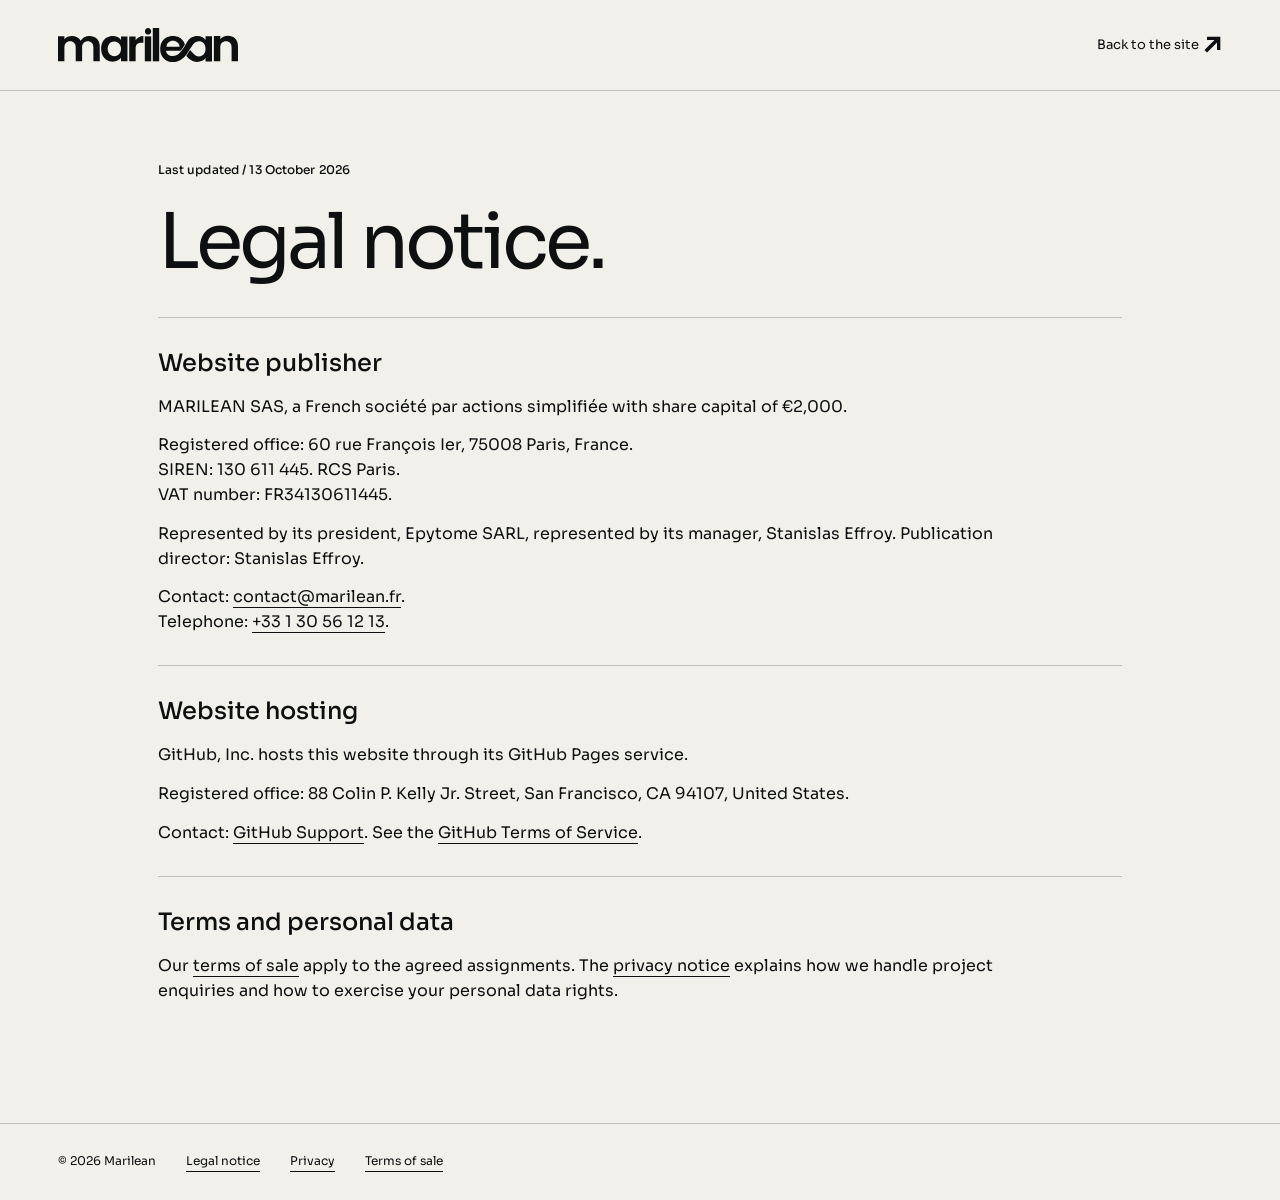
<file: legal.html>
<!doctype html>
<html lang="en">
<head>
  <meta charset="utf-8">
  <meta name="viewport" content="width=device-width, initial-scale=1">
  <title>Legal notice | Marilean</title>
  <meta name="description" content="Marilean company details, website publisher and hosting information.">
  <meta name="robots" content="noindex,nofollow">
  <link rel="canonical" href="https://marilean.fr/legal.html">
  <link rel="icon" href="/assets/favicon-noir.svg" type="image/svg+xml">
  <link rel="stylesheet" href="/site.css?v=147704cdb1bf">
</head>
<body class="information-page">
  <a class="skip" href="#main">Skip to content</a>
  <header class="information-header wrap"><a href="/" aria-label="Marilean home"><img src="/assets/wordmark-noir.svg" width="2153" height="412" alt="Marilean"></a><a href="/">Back to the site <svg class="ui-arrow" width="24" height="24" viewBox="0 0 24 24" fill="currentColor" aria-hidden="true" focusable="false"><path d="M3 18L15 6H6V2H22V18H18V9L6 21Z"/></svg></a></header>
  <main id="main" class="information-main wrap">
    <p class="eyebrow">Last updated / 13 October 2026</p>
    <h1>Legal notice.</h1>
    <section><h2>Website publisher</h2><p>MARILEAN SAS, a French société par actions simplifiée with share capital of €2,000.</p><p>Registered office: 60 rue François Ier, 75008 Paris, France.<br>SIREN: 130 611 445. RCS Paris.<br>VAT number: FR34130611445.</p><p>Represented by its president, Epytome SARL, represented by its manager, Stanislas Effroy. Publication director: Stanislas Effroy.</p><p>Contact: <a href="mailto:contact@marilean.fr">contact@marilean.fr</a>.<br>Telephone: <a href="tel:+33130561213">+33 1 30 56 12 13</a>.</p></section>
    <section><h2>Website hosting</h2><p>GitHub, Inc. hosts this website through its GitHub Pages service.</p><p>Registered office: 88 Colin P. Kelly Jr. Street, San Francisco, CA 94107, United States.</p><p>Contact: <a href="https://support.github.com/" target="_blank" rel="noopener noreferrer">GitHub Support</a>. See the <a href="https://docs.github.com/en/site-policy/github-terms/github-terms-of-service" target="_blank" rel="noopener noreferrer">GitHub Terms of Service</a>.</p></section>
    <section><h2>Terms and personal data</h2><p>Our <a href="/gtc/">terms of sale</a> apply to the agreed assignments. The <a href="/privacy.html">privacy notice</a> explains how we handle project enquiries and how to exercise your personal data rights.</p></section>
  </main>
  <footer class="information-footer wrap"><span>© 2026 Marilean</span><a href="/legal.html" aria-current="page">Legal notice</a><a href="/privacy.html">Privacy</a><a href="/gtc/">Terms of sale</a></footer>
</body>
</html>
</file>
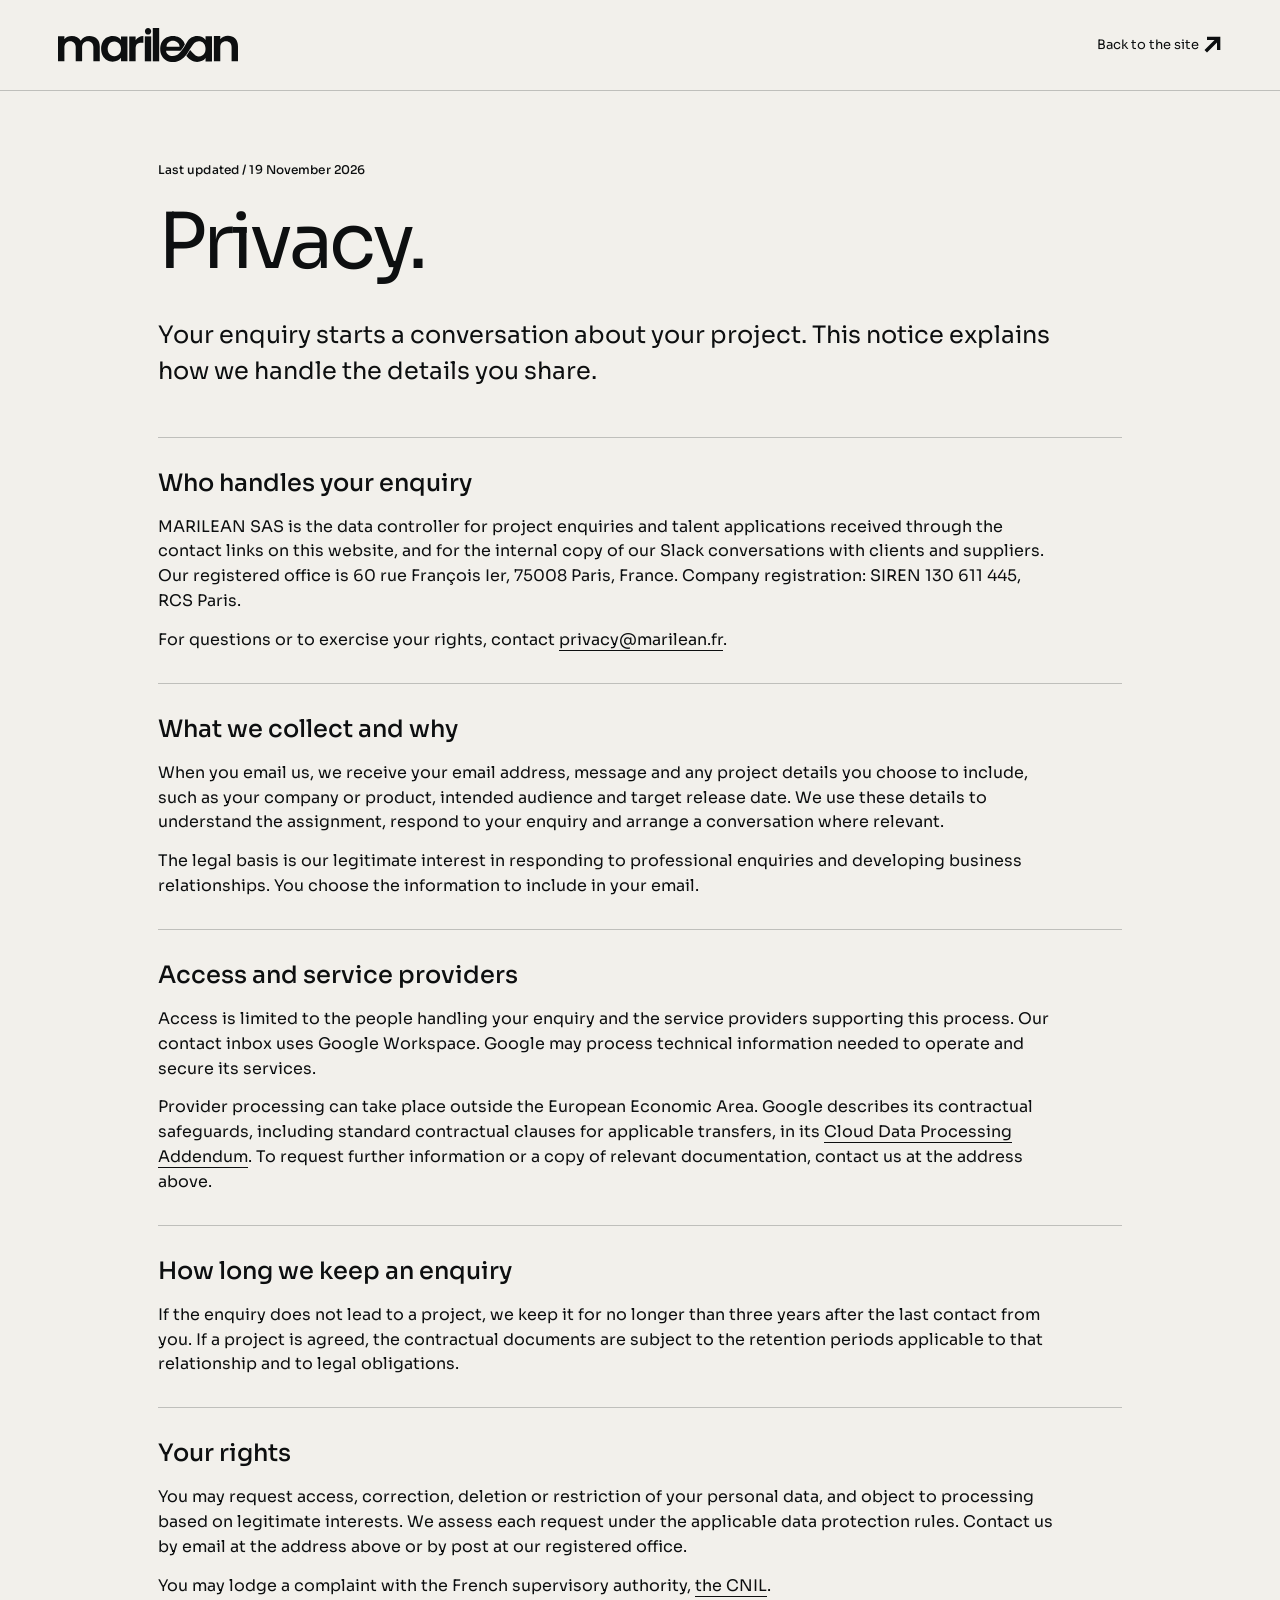
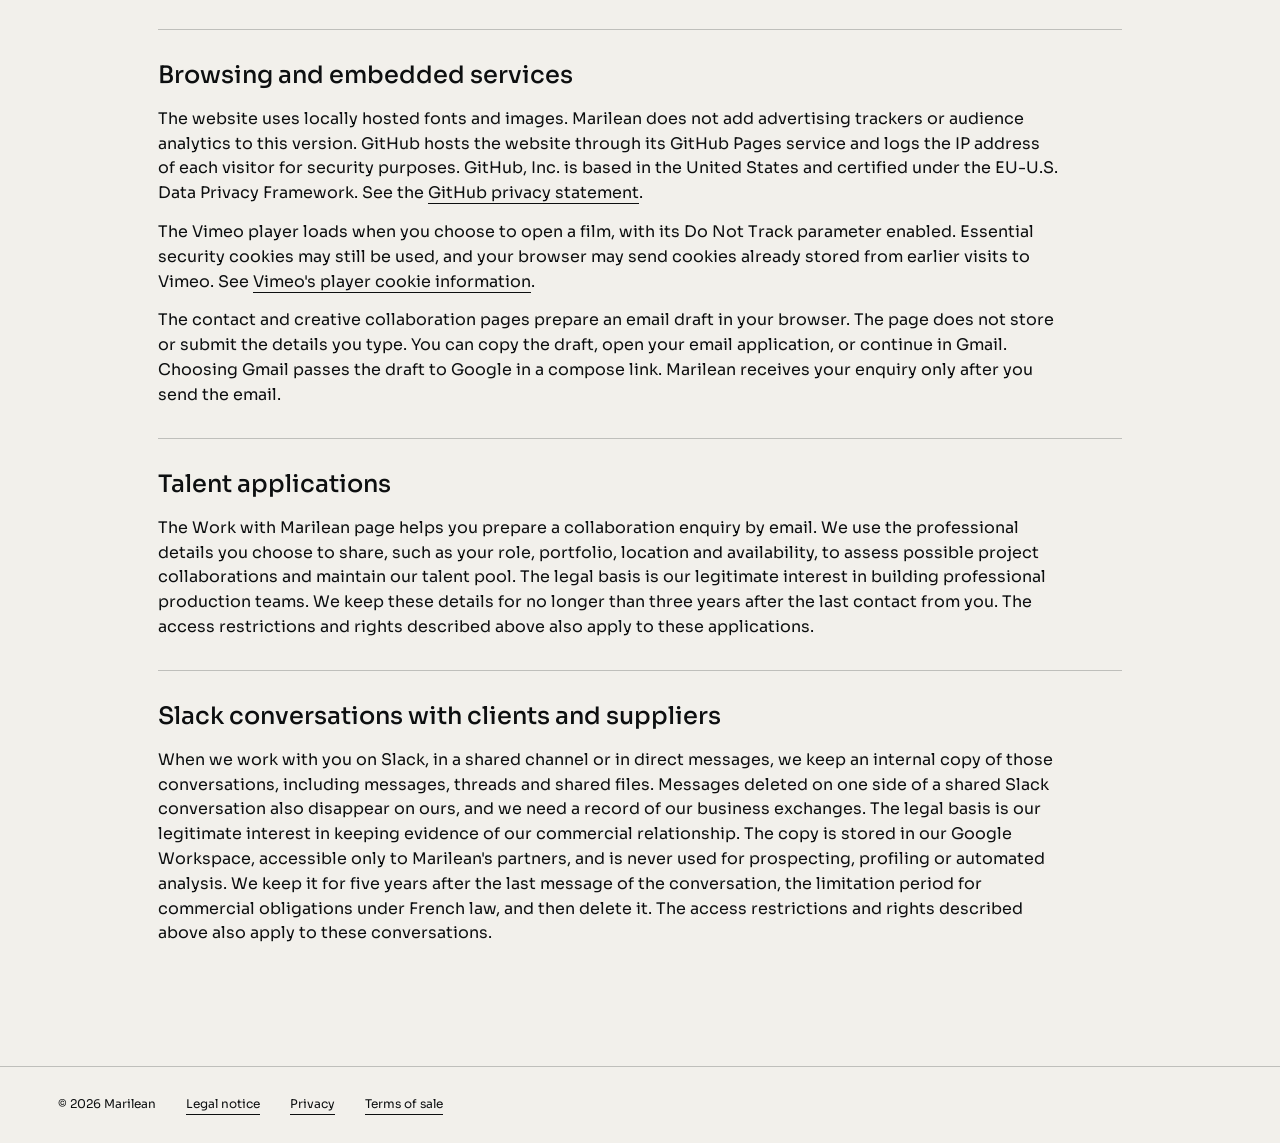
<file: privacy.html>
<!doctype html>
<html lang="en">
<head>
  <meta charset="utf-8">
  <meta name="viewport" content="width=device-width, initial-scale=1">
  <title>Privacy | Marilean</title>
  <meta name="description" content="How Marilean handles project enquiries and your personal data rights.">
  <meta name="robots" content="noindex,nofollow">
  <link rel="canonical" href="https://marilean.fr/privacy.html">
  <link rel="icon" href="/assets/favicon-noir.svg" type="image/svg+xml">
  <link rel="stylesheet" href="/site.css?v=147704cdb1bf">
</head>
<body class="information-page">
  <a class="skip" href="#main">Skip to content</a>
  <header class="information-header wrap"><a href="/" aria-label="Marilean home"><img src="/assets/wordmark-noir.svg" width="2153" height="412" alt="Marilean"></a><a href="/">Back to the site <svg class="ui-arrow" width="24" height="24" viewBox="0 0 24 24" fill="currentColor" aria-hidden="true" focusable="false"><path d="M3 18L15 6H6V2H22V18H18V9L6 21Z"/></svg></a></header>
  <main id="main" class="information-main wrap">
    <p class="eyebrow">Last updated / 19 November 2026</p>
    <h1>Privacy.</h1>
    <p class="information-intro">Your enquiry starts a conversation about your project. This notice explains how we handle the details you share.</p>
    <section><h2>Who handles your enquiry</h2><p>MARILEAN SAS is the data controller for project enquiries and talent applications received through the contact links on this website, and for the internal copy of our Slack conversations with clients and suppliers. Our registered office is 60 rue François Ier, 75008 Paris, France. Company registration: SIREN 130 611 445, RCS Paris.</p><p>For questions or to exercise your rights, contact <a href="mailto:privacy@marilean.fr">privacy@marilean.fr</a>.</p></section>
    <section><h2>What we collect and why</h2><p>When you email us, we receive your email address, message and any project details you choose to include, such as your company or product, intended audience and target release date. We use these details to understand the assignment, respond to your enquiry and arrange a conversation where relevant.</p><p>The legal basis is our legitimate interest in responding to professional enquiries and developing business relationships. You choose the information to include in your email.</p></section>
    <section><h2>Access and service providers</h2><p>Access is limited to the people handling your enquiry and the service providers supporting this process. Our contact inbox uses Google Workspace. Google may process technical information needed to operate and secure its services.</p><p>Provider processing can take place outside the European Economic Area. Google describes its contractual safeguards, including standard contractual clauses for applicable transfers, in its <a href="https://cloud.google.com/terms/data-processing-addendum/" target="_blank" rel="noopener noreferrer">Cloud Data Processing Addendum</a>. To request further information or a copy of relevant documentation, contact us at the address above.</p></section>
    <section><h2>How long we keep an enquiry</h2><p>If the enquiry does not lead to a project, we keep it for no longer than three years after the last contact from you. If a project is agreed, the contractual documents are subject to the retention periods applicable to that relationship and to legal obligations.</p></section>
    <section><h2>Your rights</h2><p>You may request access, correction, deletion or restriction of your personal data, and object to processing based on legitimate interests. We assess each request under the applicable data protection rules. Contact us by email at the address above or by post at our registered office.</p><p>You may lodge a complaint with the French supervisory authority, <a href="https://www.cnil.fr/en" target="_blank" rel="noopener noreferrer">the CNIL</a>.</p></section>
    <section><h2>Browsing and embedded services</h2><p>The website uses locally hosted fonts and images. Marilean does not add advertising trackers or audience analytics to this version. GitHub hosts the website through its GitHub Pages service and logs the IP address of each visitor for security purposes. GitHub, Inc. is based in the United States and certified under the EU-U.S. Data Privacy Framework. See the <a href="https://docs.github.com/en/site-policy/privacy-policies/github-general-privacy-statement" target="_blank" rel="noopener noreferrer">GitHub privacy statement</a>.</p><p>The Vimeo player loads when you choose to open a film, with its Do Not Track parameter enabled. Essential security cookies may still be used, and your browser may send cookies already stored from earlier visits to Vimeo. See <a href="https://help.vimeo.com/hc/en-us/articles/26080940921361-Vimeo-Player-Cookies" target="_blank" rel="noopener noreferrer">Vimeo's player cookie information</a>.</p><p>The contact and creative collaboration pages prepare an email draft in your browser. The page does not store or submit the details you type. You can copy the draft, open your email application, or continue in Gmail. Choosing Gmail passes the draft to Google in a compose link. Marilean receives your enquiry only after you send the email.</p></section>
    <section><h2>Talent applications</h2><p>The Work with Marilean page helps you prepare a collaboration enquiry by email. We use the professional details you choose to share, such as your role, portfolio, location and availability, to assess possible project collaborations and maintain our talent pool. The legal basis is our legitimate interest in building professional production teams. We keep these details for no longer than three years after the last contact from you. The access restrictions and rights described above also apply to these applications.</p></section>
    <section><h2>Slack conversations with clients and suppliers</h2><p>When we work with you on Slack, in a shared channel or in direct messages, we keep an internal copy of those conversations, including messages, threads and shared files. Messages deleted on one side of a shared Slack conversation also disappear on ours, and we need a record of our business exchanges. The legal basis is our legitimate interest in keeping evidence of our commercial relationship. The copy is stored in our Google Workspace, accessible only to Marilean's partners, and is never used for prospecting, profiling or automated analysis. We keep it for five years after the last message of the conversation, the limitation period for commercial obligations under French law, and then delete it. The access restrictions and rights described above also apply to these conversations.</p></section>
  </main>
  <footer class="information-footer wrap"><span>© 2026 Marilean</span><a href="/legal.html">Legal notice</a><a href="/privacy.html" aria-current="page">Privacy</a><a href="/gtc/">Terms of sale</a></footer>
</body>
</html>
</file>
<file: site.css>
@font-face{font-family:Sora;src:url('assets/Sora-Variable.ttf') format('truetype');font-weight:100 800;font-style:normal;font-display:swap}
:root{--ink:#0D0F10;--paper:#F2F0EB;--mint:#50E7E0;--line:rgba(13,15,16,.22);--muted:#5e625f;--gutter:clamp(22px,4.5vw,88px);--header:82px;color-scheme:light;font-family:Sora,Arial,sans-serif;font-synthesis:none}
*{box-sizing:border-box}
html{scroll-behavior:smooth;scroll-padding-top:var(--header)}
body{margin:0;background:var(--paper);color:var(--ink);font-size:16px;line-height:1.55}
button,a{-webkit-tap-highlight-color:transparent}
button,input,textarea{font:inherit}
button{cursor:pointer;color:inherit;border:0;border-radius:0}
button:disabled{cursor:default;opacity:.48}
a{color:inherit;text-decoration:none}
img{display:block;max-width:100%;height:auto}
.ui-arrow{display:inline-block;flex:none;width:20px;height:20px;vertical-align:middle;fill:currentColor}
h1,h2,h3,p,figure{margin:0}
button:focus-visible,a:focus-visible,input:focus-visible,textarea:focus-visible{outline:3px solid currentColor;outline-offset:5px}
.wrap{width:min(100%,1840px);padding-inline:var(--gutter);margin-inline:auto}
.information-header{display:flex;align-items:center;justify-content:space-between;gap:32px;padding-block:28px;border-bottom:1px solid var(--line);font-size:13px}
.information-header img{width:min(180px,32vw)}
.information-main{max-width:1080px;padding-block:70px 90px}
.information-main h1{font-size:clamp(42px,6vw,80px);line-height:1.1;letter-spacing:-.05em;margin-block:20px 32px;font-weight:400}
.information-intro{max-width:52ch;font-size:clamp(18px,2vw,24px);line-height:1.5;margin-bottom:48px}
.information-main section{border-top:1px solid var(--line);padding-block:30px}
.information-main h2{font-size:24px;font-weight:500;line-height:1.3;margin-bottom:16px}
.information-main section p{max-width:75ch;margin-top:14px;overflow-wrap:anywhere}
.information-main p a,.information-footer a{border-bottom:1px solid currentColor}
.information-footer{display:flex;flex-wrap:wrap;gap:18px 30px;border-top:1px solid var(--line);padding-block:28px;font-size:12px}
.skip{position:fixed;top:-120px;left:20px;background:var(--ink);color:var(--paper);padding:12px 18px;z-index:100}
.skip:focus{top:16px}
.eyebrow{font-size:12px;font-weight:500;letter-spacing:.01em}
.site-header{position:sticky;top:0;z-index:20;background:var(--paper);transition:background .4s}
.site-header.is-scrolled{background:var(--paper);box-shadow:0 1px 0 var(--line)}
.header-inner{display:flex;align-items:center;justify-content:space-between;gap:40px;min-height:var(--header)}
.brand{width:180px;flex:none}
.site-header nav{display:flex;align-items:center;gap:36px;font-size:13px}
.site-header nav>a:not(.nav-contact){position:relative;padding:12px 0}
.site-header nav .nav-secondary{font-size:11px;padding-left:24px;border-left:1px solid var(--line)}
.site-header nav>a:not(.nav-contact)::after{content:'';position:absolute;left:0;right:0;bottom:3px;height:1px;background:currentColor;transform:scaleX(0);transform-origin:right;transition:transform .3s}
.site-header nav>a:not(.nav-contact):hover::after{transform:scaleX(1);transform-origin:left}
.nav-contact{background:var(--ink);color:var(--mint);display:flex;align-items:center;gap:28px;padding:12px 18px;font-size:13px}
.nav-contact span{font-size:18px;transition:transform .3s}
.nav-contact:hover span{transform:translate(3px,-3px)}
.menu-toggle{display:none;background:none;padding:10px;min-height:44px;font-size:14px}
.brand-stage{position:relative;width:100%;aspect-ratio:1600 / 340;background:var(--mint);overflow:hidden}
.brand-stage svg{display:block;width:100%;height:100%}
.hero-intro{display:grid;grid-template-columns:1.45fr 1fr;gap:30px 8%;padding-block:60px 36px}
.activity-label{grid-column:1/-1;font-size:clamp(18px,1.6vw,26px);font-weight:500;line-height:1.4;letter-spacing:-.035em}
.hero h1{font-size:clamp(42px,4.65vw,80px);line-height:1.04;letter-spacing:-.06em;font-weight:400;max-width:20ch;text-wrap:balance}
.hero-description{font-size:16px;line-height:1.75;max-width:480px;align-self:end}
.text-link{position:relative;padding:8px 0 9px;min-height:44px;background:none;border-bottom:1px solid currentColor;display:inline-flex;align-items:center;justify-content:space-between;gap:36px;font-size:13px;font-weight:500}
.text-link span{transition:transform .3s}
.text-link:hover span{transform:translate(4px,-4px)}
.hero-description .solid-button{margin-top:26px;background:var(--ink);color:var(--mint)}
.supporting,.scroll-cue{font-size:12px;line-height:1.6}
.supporting{color:var(--muted);align-self:end}
.scroll-cue{display:flex;align-items:center;justify-content:space-between;border-top:1px solid var(--line);padding-top:14px}
.scroll-cue span{font-size:24px}
.hero-proof{display:flex;align-items:center;justify-content:space-between;gap:22px;padding-block:22px;border-top:1px solid var(--line);font-size:12px}
.hero-proof>span{color:var(--muted)}
.hero-proof>div{display:flex;flex-wrap:wrap;gap:18px 36px}
.hero-proof a{padding-block:10px;border-bottom:1px solid transparent}
.hero-proof a:hover{border-color:currentColor}
.work-section{background:var(--ink);color:var(--paper);padding-block:85px 90px}
.section-heading{display:grid;grid-template-columns:1.35fr 1fr;gap:26px 9%;align-items:end;margin-bottom:50px}
.section-heading .eyebrow{grid-column:1 / -1;color:var(--mint)}
.section-heading h2{font-size:clamp(54px,6vw,104px);font-weight:300;line-height:.98;letter-spacing:-.065em}
.section-heading>p:last-child{font-size:16px;line-height:1.65;color:#bfc3c0;max-width:440px}
.work-list{display:grid;grid-template-columns:1fr 1fr;gap:48px 5%}
.work-item{display:grid;grid-template-columns:1fr;gap:22px;padding-top:24px;border-top:1px solid #414644;scroll-margin-top:24px}
.work-item.featured{grid-column:1/-1;grid-template-columns:1.65fr 1fr;gap:22px 7%;padding-bottom:15px}
.work-item:not(.featured){display:flex;flex-direction:column}
.work-index{grid-column:1/-1;display:flex;justify-content:space-between;color:#bfc3c0;font-size:12px}
.film-thumb{position:relative;display:block;align-self:start;padding:0;width:100%;aspect-ratio:16 / 9;background:var(--ink);overflow:hidden;text-align:left}
.film-thumb img{width:100%;height:100%;object-fit:cover;transition:transform 1.2s cubic-bezier(.2,.7,.3,1)}
.film-thumb:hover img{transform:scale(1.035)}
.film-thumb::after{content:'';position:absolute;inset:60% 0 0;background:linear-gradient(transparent,rgba(0,0,0,.45));pointer-events:none}
.film-action{position:absolute;inset:auto 24px 24px;display:flex;align-items:center;justify-content:space-between;z-index:1;font-size:12px;color:var(--paper)}
.play{display:flex;align-items:center;justify-content:center;width:52px;height:52px;background:var(--mint);color:var(--ink)}
.play .ui-arrow{width:28px;height:28px;transition:transform .35s}
.film-thumb:hover .play .ui-arrow{transform:translate(2px,-2px)}
.case-caption{display:flex;flex-direction:column;align-items:start;justify-content:center}
.case-client{font-size:12px;color:var(--mint);margin-bottom:20px}
.case-caption h3{font-size:clamp(32px,3.2vw,56px);font-weight:400;line-height:1.06;letter-spacing:-.055em}
.case-caption p{font-size:14px;line-height:1.7;color:#bfc3c0;max-width:40ch;margin-top:22px}
.case-role{display:flex;flex-wrap:wrap;gap:12px;font-size:12px;margin-top:24px;color:var(--paper)}
.case-role>span{color:#bfc3c0}
.case-caption .text-link{margin-top:27px;color:var(--paper)}
.responsibility{background:var(--mint)}
.montage-panel{position:relative;overflow:hidden;width:100%;aspect-ratio:1600 / 900}
.montage-panel svg{display:block;width:100%;height:100%}
.montage-note{position:absolute;left:5%;bottom:6%;font-size:clamp(14px,2vw,30px);line-height:1.35;color:var(--paper);background:var(--ink);padding:12px 18px;max-width:90%}
.responsibility-grid{display:grid;grid-template-columns:1.15fr 1fr;gap:9%;padding-block:80px 85px}
.responsibility h2{font-size:clamp(52px,6vw,102px);line-height:1.01;letter-spacing:-.065em;font-weight:300;margin-top:30px}
.responsibility-intro{max-width:440px;font-size:16px;line-height:1.7;margin-top:34px}
.scope-list>div{display:grid;grid-template-columns:45px 1fr;gap:20px;border-top:1px solid var(--line);padding:25px 0}
.scope-list>div>span{font-size:12px;padding-top:7px}
.scope-list h3{font-size:29px;letter-spacing:-.04em;font-weight:500}
.scope-list p{font-size:16px;line-height:1.65;max-width:420px;margin-top:10px}
.approach{padding-block:90px 80px}
.approach-opening{display:grid;grid-template-columns:1.35fr 1fr;gap:9%;align-items:end}
.approach-opening h2{font-size:clamp(44px,5.1vw,86px);font-weight:300;line-height:1.05;letter-spacing:-.06em;margin-top:28px}
.approach-opening>p{max-width:380px;font-size:16px;line-height:1.65}
.process-list{list-style:none;padding:0;margin:65px 0 0;border-top:1px solid var(--line)}
.process-list li{display:grid;grid-template-columns:65px 1fr 1.05fr;gap:28px;padding:34px 0;border-bottom:1px solid var(--line)}
.step-number{font-size:12px;padding-top:7px}
.process-list h3{font-size:25px;letter-spacing:-.035em;line-height:1.3;font-weight:500}
.process-list p{font-size:16px;line-height:1.7;max-width:440px}
.questions{display:grid;grid-template-columns:1fr 1.25fr;gap:9%;padding-block:10px 90px}
.questions h2{font-size:clamp(32px,3.2vw,52px);line-height:1.1;font-weight:400;letter-spacing:-.05em;margin-top:24px}
.questions-list{border-top:1px solid var(--line)}
.questions details{border-bottom:1px solid var(--line)}
.questions summary{list-style:none;display:flex;justify-content:space-between;align-items:center;gap:25px;cursor:pointer;padding-block:24px;font-size:16px;font-weight:500;line-height:1.5}
.questions summary::-webkit-details-marker{display:none}
.questions summary:focus-visible{outline:3px solid var(--ink);outline-offset:5px}
.questions summary span{font-size:24px;font-weight:300;flex:none}
.questions details[open] summary span{transform:rotate(45deg)}
.questions details p{font-size:14px;line-height:1.8;max-width:57ch;padding:0 35px 25px 0;color:var(--muted)}
.projection-chapter{height:150svh;background:var(--paper)}
.projection-sticky{position:sticky;top:var(--header);height:calc(100svh - var(--header));min-height:540px;display:flex;flex-direction:column;align-items:center;overflow:hidden}
.projection-meta{display:flex;justify-content:space-between;gap:20px;padding-block:22px;font-size:12px;border-top:1px solid var(--line);flex:none}
.projection-panel{flex:1;min-height:0;width:100%;max-width:1700px}
.projection-panel svg{display:block;width:100%;height:100%}
.projection-footnote{align-self:end;margin:0 var(--gutter) 28px;font-size:13px;line-height:1.6;text-align:right;flex:none}
.contact-section{background:var(--ink);color:var(--paper);padding-top:105px}
.contact-section .eyebrow{color:var(--mint)}
.contact-heading{display:grid;grid-template-columns:1.35fr 1fr;gap:9%;align-items:end;padding-block:38px 90px}
.contact-heading h2{font-size:clamp(60px,7.3vw,124px);font-weight:300;line-height:.98;letter-spacing:-.065em}
.contact-heading p{font-size:16px;line-height:1.8;margin-bottom:28px;color:#bfc3c0}
.solid-button{display:inline-flex;align-items:center;justify-content:space-between;gap:55px;background:var(--mint);color:var(--ink);padding:19px 24px;font-size:14px;font-weight:500}
.solid-button span{font-size:22px;line-height:1;transition:transform .3s}
.solid-button:hover:not(:disabled) span{transform:translate(4px,-4px)}
.contact-detail{display:block;font-size:12px;color:#bfc3c0;margin-top:15px}
.contact-detail a{text-decoration:underline;text-underline-offset:4px}
.resolution-brand{padding-block:55px 60px;border-top:1px solid #414644}
.resolution-brand img{width:100%}
.resolution-brand svg{display:block;width:100%;height:auto}
.site-footer{display:flex;flex-wrap:wrap;align-items:center;justify-content:space-between;gap:30px;border-top:1px solid #414644;padding-block:28px;font-size:12px;color:#bfc3c0}
.site-footer a{text-decoration:underline;text-underline-offset:5px}
.motion-ready .reveal{transition:transform .55s cubic-bezier(.16,1,.3,1),opacity .4s}
.motion-ready .reveal.is-pending{transform:translateY(16px);opacity:0}
.motion-ready .work-item.is-pending{opacity:1}
.motion-ready .reveal.is-visible{transform:none;opacity:1}
.motion-ready .work-item.is-pending .film-thumb img{transform:scale(1.08)}
dialog{border:0;padding:0;color:var(--ink);background:var(--paper);width:min(1120px,calc(100vw - 40px));max-width:calc(100vw - 40px);max-height:calc(100dvh - 40px);overflow:auto}
dialog::backdrop{background:rgba(13,15,16,.94)}
body.dialog-open{overflow:hidden}
.dialog-bar{position:sticky;top:0;z-index:1;background:var(--paper);display:flex;align-items:center;justify-content:space-between;gap:20px;padding:22px 26px;border-bottom:1px solid var(--line)}
.dialog-bar h2{font-size:17px;font-weight:500;letter-spacing:-.02em}
.dialog-close{background:none;display:flex;align-items:center;gap:20px;font-size:13px;padding:8px 0;min-height:44px}
.dialog-close span{font-size:23px;line-height:1}
#film-player{aspect-ratio:16/9;background:var(--ink)}
#film-player iframe{width:100%;height:100%;border:0;display:block}
#film-player>p{padding:30px;color:var(--paper);font-size:16px}
.player-note{font-size:12px;padding:17px 26px}
.player-note a{margin-left:20px;text-decoration:underline;text-underline-offset:4px}
[hidden]{display:none!important}
.brief-main{display:grid;grid-template-columns:1fr 1fr;gap:10%;padding-block:70px 100px}
.brief-opening h1{font-size:clamp(42px,5.5vw,100px);font-weight:300;line-height:1.02;letter-spacing:-.065em;margin-block:32px}
.brief-intro{font-size:19px;line-height:1.7;max-width:36ch}
.brief-direct{font-size:14px;line-height:1.8;margin-top:30px;overflow-wrap:anywhere}
.brief-direct a,.brief-privacy a{text-decoration:underline;text-underline-offset:4px}
.creatives-page{background:var(--mint)}
.composer-form{display:none}
.brief-ready .composer-form{display:grid;gap:22px}
.brief-workspace h2{font-size:28px;line-height:1.2;font-weight:400;letter-spacing:-.04em}
.brief-instruction{font-size:14px;line-height:1.6;max-width:45ch}
.brief-field{display:grid;gap:10px}
.brief-options{border-block:1px solid var(--line)}
.brief-options summary{cursor:pointer;padding-block:17px;font-size:13px;font-weight:500}
.brief-options summary span{font-weight:400;color:var(--muted)}
.brief-options summary:focus-visible{outline:3px solid var(--ink);outline-offset:4px}
.brief-options-fields{display:grid;gap:22px;padding-bottom:22px}
.brief-field label,.brief-delivery label{font-size:13px;font-weight:500}
.brief-field label span{font-weight:400;opacity:.65}
.brief-workspace input,.brief-workspace textarea{width:100%;min-width:0;border:1px solid var(--line);border-radius:0;padding:15px 16px;background:rgba(255,255,255,.35);color:var(--ink);font-size:14px;line-height:1.6}
.brief-workspace textarea{resize:vertical}
.brief-workspace input::placeholder,.brief-workspace textarea::placeholder{color:#5e625f;opacity:1}
.brief-privacy{font-size:12px;line-height:1.7}
.brief-workspace .solid-button{width:100%;background:var(--ink);color:var(--mint)}
.brief-delivery{border-top:0;padding-top:0;margin-top:0;scroll-margin-top:30px}
.delivery-top{display:flex;align-items:center;justify-content:space-between;gap:20px;margin-bottom:24px}
.delivery-top .text-link{font-size:12px}
.brief-delivery h2{margin-block:18px}
.brief-delivery>p{font-size:14px;line-height:1.65}
.delivery-actions{display:flex;flex-direction:column;align-items:start;gap:22px;margin-block:25px}
.delivery-help{margin-bottom:25px}
.brief-delivery label{display:block;margin-bottom:10px}
.copy-actions{display:flex;flex-wrap:wrap;gap:24px;margin-top:20px}
#copy-status{min-height:28px;margin-top:18px}
#delivery-title:focus{outline:0}
@media(max-width:720px){.activity-label{font-size:18px;margin-bottom:24px;max-width:28ch}.brief-main{display:block;padding-block:42px 65px}.brief-opening h1{font-size:clamp(39px,12.6vw,52px)}.brief-intro{font-size:17px}.brief-workspace{margin-top:50px}}
@media(min-width:721px) and (max-width:1000px){
 .header-inner{flex-wrap:wrap;gap:0}
 .js-ready .menu-toggle{display:flex;gap:18px;align-items:center}
 .site-header nav{flex-direction:column;flex-basis:100%;padding-block:20px 25px;gap:22px;align-items:stretch}
 .js-ready .site-header nav{display:none}
 .site-header nav.is-open{display:flex}
 .nav-contact{justify-content:space-between}
}
@media(min-width:1600px){.hero-intro{padding-block:75px 44px}.hero-description{font-size:17px}}
@media(max-width:1050px){.header-inner{gap:25px}.site-header nav{gap:25px}.hero-intro{column-gap:6%}.work-item.featured{column-gap:6%}.case-caption h3{font-size:36px}.case-caption p{margin-top:18px}.case-client{margin-bottom:14px}.responsibility-grid{gap:6%}.scope-list>div{grid-template-columns:30px 1fr;gap:14px}.responsibility h2{font-size:62px}.process-list li{grid-template-columns:40px 1fr 1fr;gap:20px}.process-list h3{font-size:22px}.contact-heading{gap:6%}.contact-heading h2{font-size:70px}}
@media(max-width:720px){
 :root{--gutter:22px;--header:72px}
 .header-inner{flex-wrap:wrap;gap:0;min-height:72px}
 .brand{width:158px}
 .js-ready .menu-toggle{display:flex;gap:18px;align-items:center}
 .menu-toggle span{font-size:22px}
 .site-header nav{display:flex;flex-direction:column;flex-basis:100%;padding-block:20px 25px;gap:22px;align-items:stretch}
 .js-ready .site-header nav{display:none}
 .site-header nav.is-open{display:flex;flex-direction:column}
 .nav-contact{justify-content:space-between;padding:14px 18px}
 .brand-stage{aspect-ratio:1080 / 340}
 .hero-intro{display:flex;flex-direction:column;gap:0;padding-block:38px 28px}
 .hero h1{font-size:41px;line-height:1.07;max-width:none;text-wrap:pretty}
 .hero-description{margin-top:25px;font-size:16px;line-height:1.7}
 .hero-description .solid-button{margin-top:24px}
 .hero-proof{display:block;padding-block:18px}
 .hero-proof>div{gap:6px 18px;margin-top:10px}
 .hero-proof a{padding-block:8px}
 .site-header nav .nav-secondary{border:0;border-top:1px solid var(--line);padding:20px 0 0;font-size:12px}
 .supporting{padding-top:31px;align-self:stretch}
 .scroll-cue{margin-top:24px}
 .work-section{padding-block:65px 65px}
 .section-heading{display:block;margin-bottom:45px}
 .section-heading h2{font-size:clamp(38px,11.5vw,48px);margin-top:27px;line-height:1.05}
 .section-heading>p:last-child{font-size:16px;margin-top:28px;max-width:380px}
 .work-list{display:block}
 .work-item,.work-item.featured{display:flex;flex-direction:column;gap:0;padding-block:25px 40px}
 .work-item:last-child{padding-bottom:0}
 .work-index{margin-bottom:18px}
 .film-action{inset:auto 14px 14px;font-size:12px}
 .play{width:42px;height:42px}
 .play .ui-arrow{width:24px;height:24px}
 .case-caption{padding-top:24px}
 .case-client{margin-bottom:15px}
 .case-caption h3{font-size:38px}
 .case-caption p{font-size:14px;margin-top:19px;max-width:380px}
 .case-role{margin-top:20px}
 .case-caption .text-link{margin-top:22px}
 .montage-panel{aspect-ratio:900 / 1200}
 .montage-note{font-size:19px;left:5%;bottom:6%}
 .responsibility-grid{display:block;padding-block:62px 60px}
 .responsibility h2{font-size:53px;margin-top:27px}
 .responsibility-intro{margin-top:26px;max-width:420px}
 .scope-list{margin-top:35px}
 .scope-list>div{grid-template-columns:30px 1fr;gap:17px;padding:23px 0}
 .scope-list h3{font-size:25px}
 .scope-list p{font-size:16px}
 .approach{padding-block:65px 55px}
 .approach-opening{display:block}
 .approach-opening h2{font-size:42px;line-height:1.08;margin-top:25px}
 .approach-opening>p{margin-top:28px}
 .process-list{margin-top:38px}
 .process-list li{grid-template-columns:30px 1fr;gap:12px 17px;padding:25px 0}
 .process-list h3{font-size:23px}
 .process-list p{grid-column:2;font-size:16px}
 .step-number{padding-top:5px}
 .questions{display:block;padding-block:0 60px}
 .questions h2{font-size:36px}
 .questions-list{margin-top:32px}
 .questions summary{font-size:14px;padding-block:22px}
 .questions details p{padding-right:10px}
 .projection-chapter{height:125svh}
 .projection-sticky{min-height:460px}
 .projection-meta{padding-block:20px;font-size:11px}
 .projection-meta span{max-width:45%}
 .projection-meta span:last-child{text-align:right}
 .projection-footnote{font-size:12px;margin-bottom:25px}
 .contact-section{padding-top:64px}
 .contact-heading{display:block;padding-block:27px 50px}
 .contact-heading h2{font-size:58px;line-height:1.04}
 .contact-heading>div{margin-top:35px}
 .contact-heading p{font-size:16px;line-height:1.65;margin-bottom:25px}
 .solid-button{width:100%;padding:18px 20px}
 .resolution-brand{padding-block:40px 40px}
 .site-footer{flex-wrap:wrap;gap:24px;font-size:12px;padding-block:25px}
 .site-footer>span{width:100%}
 .dialog-bar{padding:18px}
 .dialog-bar h2{font-size:15px}
 .dialog-close{font-size:12px;gap:12px;flex:none}
 .player-note{font-size:12px;padding:16px 18px}
 .player-note a{display:block;margin:8px 0 0}
 .contact-dialog-body{padding:22px 18px 24px}
}
html.static-mode{scroll-behavior:auto}
.static-mode *, .static-mode *::before, .static-mode *::after{animation:none!important;transition:none!important}
@media(prefers-reduced-motion:reduce){
 html{scroll-behavior:auto}
 *,*::before,*::after{animation:none!important;transition:none!important}
 .motion-ready .reveal.is-pending{opacity:1;transform:none}
 .projection-chapter{height:auto}
 .projection-sticky{position:static;height:auto;min-height:0}
 .projection-panel{aspect-ratio:1.6;flex:none}
 .projection-panel svg{height:auto}
}
@media(prefers-reduced-motion:reduce) and (max-width:720px){.projection-panel{aspect-ratio:1}}

body:not(.js-ready) .projection-chapter,.static-mode .projection-chapter{height:auto}body:not(.js-ready) .projection-sticky,.static-mode .projection-sticky{position:static;height:auto;min-height:0}body:not(.js-ready) .projection-panel,.static-mode .projection-panel{aspect-ratio:1.6;flex:none}body:not(.js-ready) .projection-panel svg,.static-mode .projection-panel svg{height:auto}
@media(max-width:720px){body:not(.js-ready) .projection-panel,.static-mode .projection-panel{aspect-ratio:1}}

@media(max-height:650px) and (min-width:721px){.projection-chapter{height:auto}.projection-sticky{position:static;height:auto;min-height:0}.projection-panel{aspect-ratio:1.6;flex:none}.projection-panel svg{height:auto}}
</file>
